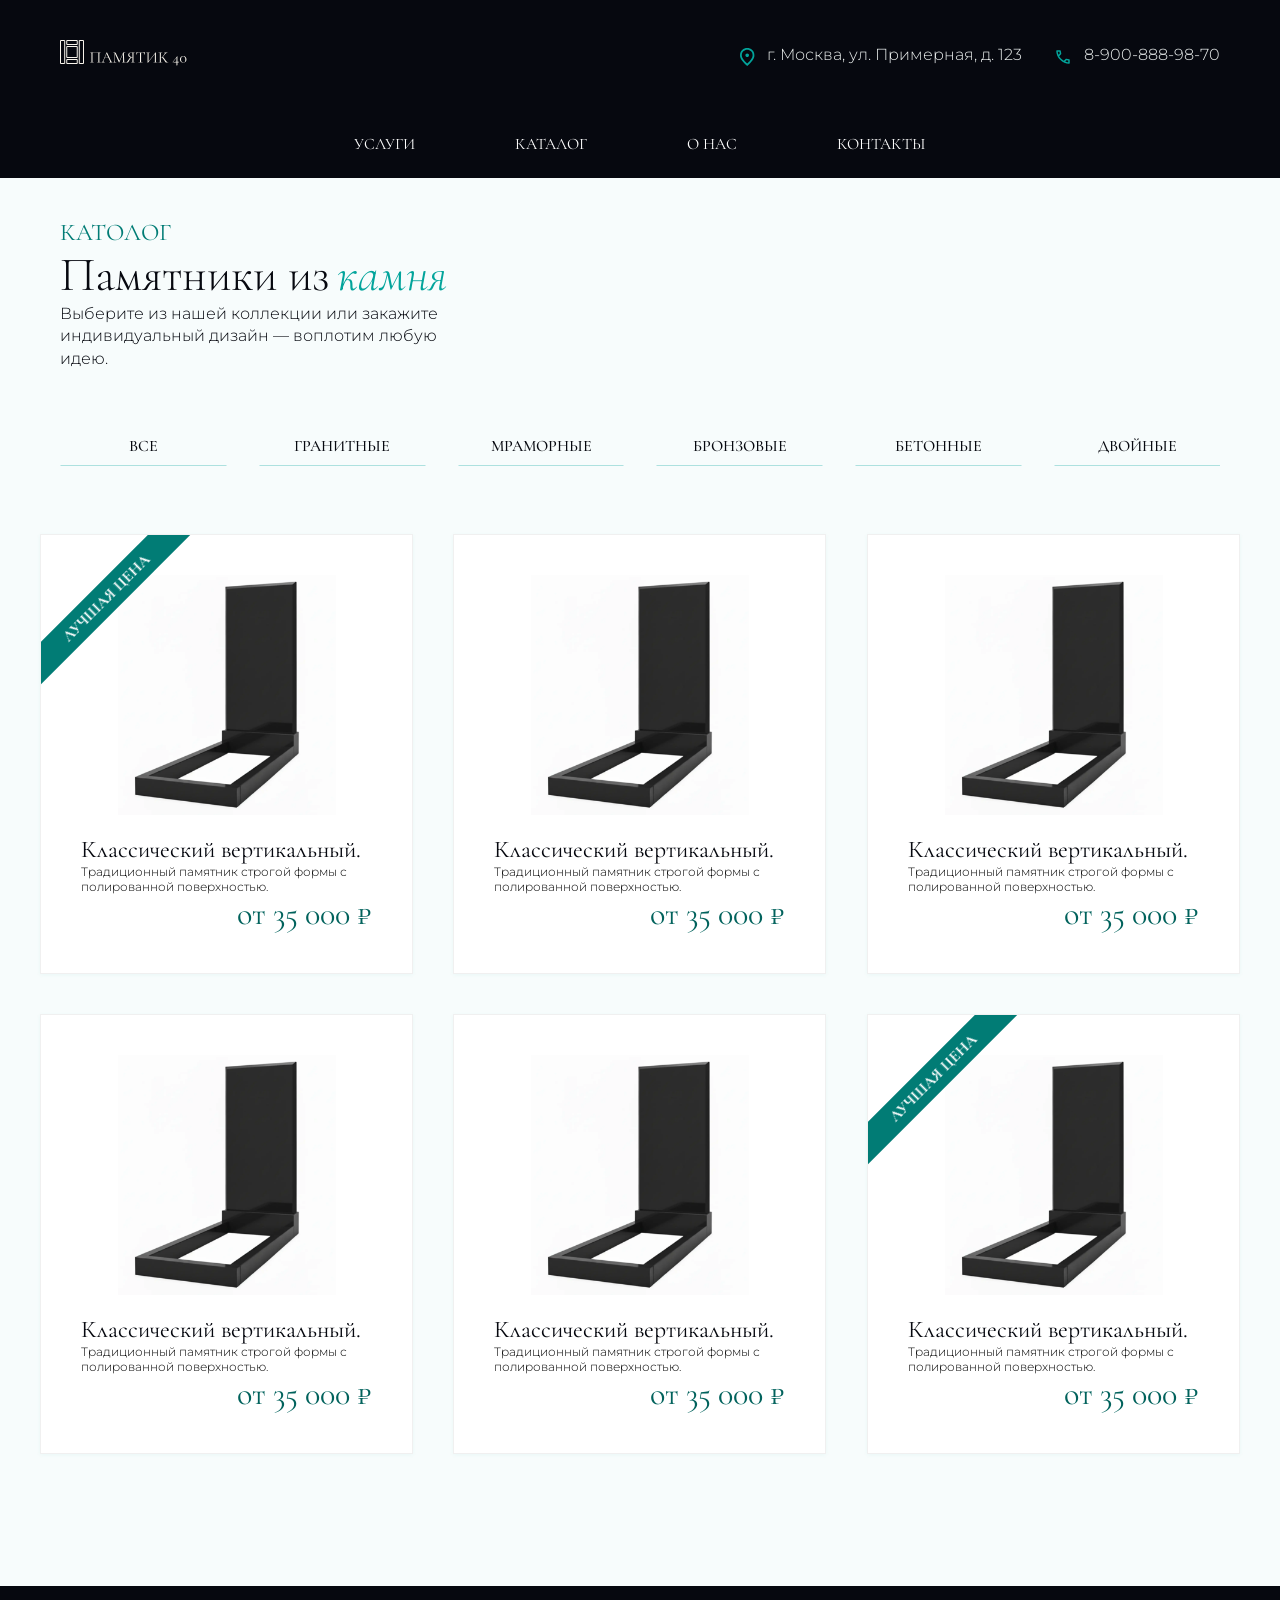
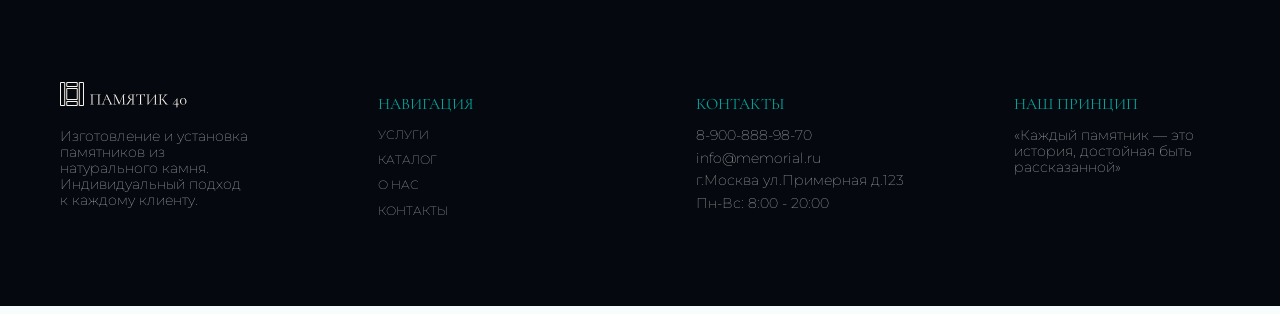
<file: catalog.html>
<!DOCTYPE html>
<html lang="en">
<head>
    <meta charset="UTF-8">
    <meta name="viewport" content="width=device-width, initial-scale=1.0">
    <link rel="preconnect" href="https://fonts.googleapis.com" />
    <link rel="preconnect" href="https://fonts.gstatic.com" crossorigin />
    <link
      href="https://fonts.googleapis.com/css2?family=Bebas+Neue&family=Castoro+Titling&family=Cormorant+Garamond:ital,wght@0,300..700;1,300..700&family=Fira+Code:wght@300..700&family=Inter+Tight:ital,wght@0,100..900;1,100..900&family=Inter:ital,opsz,wght@0,14..32,100..900;1,14..32,100..900&family=League+Script&family=Long+Cang&family=Monomakh&family=PT+Serif:ital,wght@0,400;0,700;1,400;1,700&family=Poppins:ital,wght@0,100;0,200;0,300;0,400;0,500;0,600;0,700;0,800;0,900;1,100;1,200;1,300;1,400;1,500;1,600;1,700;1,800;1,900&family=Raleway:ital,wght@0,100..900;1,100..900&family=Roboto+Serif:ital,opsz,wght@0,8..144,100..900;1,8..144,100..900&family=Syncopate:wght@400;700&display=swap"
      rel="stylesheet"
    />
    <link rel="preconnect" href="https://fonts.googleapis.com" />
    <link rel="preconnect" href="https://fonts.gstatic.com" crossorigin />
    <link
      href="https://fonts.googleapis.com/css2?family=Bebas+Neue&family=Castoro+Titling&family=Cormorant+Garamond:ital,wght@0,300..700;1,300..700&family=Fira+Code:wght@300..700&family=Inter+Tight:ital,wght@0,100..900;1,100..900&family=Inter:ital,opsz,wght@0,14..32,100..900;1,14..32,100..900&family=League+Script&family=Long+Cang&family=Monomakh&family=Montserrat:ital,wght@0,100..900;1,100..900&family=PT+Serif:ital,wght@0,400;0,700;1,400;1,700&family=Poppins:ital,wght@0,100;0,200;0,300;0,400;0,500;0,600;0,700;0,800;0,900;1,100;1,200;1,300;1,400;1,500;1,600;1,700;1,800;1,900&family=Raleway:ital,wght@0,100..900;1,100..900&family=Roboto+Serif:ital,opsz,wght@0,8..144,100..900;1,8..144,100..900&family=Syncopate:wght@400;700&display=swap"
      rel="stylesheet"
    />
    <link rel="stylesheet" href="css/variables.css" />
    <link rel="stylesheet" href="css/style.css" />
<link href="https://unpkg.com/aos@2.3.4/dist/aos.css" rel="stylesheet">
    <title>Document</title>
</head>
<body>
   <header class="header">
      <div class="container-header-inner">
     
        <div class="banner">
          <a href="/" aria-label="Logo_go to homepage">
            <svg
              xmlns="http://www.w3.org/2000/svg"
              width="128"
              height="26"
              viewBox="0 0 128 26"
              fill="none"
            >
              <path
                d="M6.76074 6.5H17.239V17.5H6.76074V6.5ZM0.5 0.5H4.71739V23.5H0.5V0.5ZM19.2822 0.5H23.4996V23.5H19.2822V0.5ZM17.2393 0.5V4.5H6.761V0.5H17.2393ZM17.2393 19.5V23.5H6.761V19.5H17.2393Z"
                stroke="#F8F4EC"
              />
              <path
                d="M40.7796 22.308C40.8116 22.308 40.8276 22.34 40.8276 22.404C40.8276 22.468 40.8116 22.5 40.7796 22.5C40.5236 22.5 40.2303 22.4947 39.8996 22.484C39.5796 22.4733 39.2436 22.468 38.8916 22.468C38.5183 22.468 38.1663 22.4733 37.8356 22.484C37.5156 22.4947 37.2276 22.5 36.9716 22.5C36.9396 22.5 36.9236 22.468 36.9236 22.404C36.9236 22.34 36.9396 22.308 36.9716 22.308C37.3663 22.308 37.6596 22.2813 37.8516 22.228C38.0543 22.1747 38.1876 22.068 38.2516 21.908C38.3156 21.748 38.3476 21.5133 38.3476 21.204V13.86C38.3476 13.5293 38.3316 13.2947 38.2996 13.156C38.2676 13.0173 38.161 12.9373 37.9796 12.916C37.809 12.884 37.5156 12.868 37.0996 12.868H33.8196C33.393 12.868 33.0836 12.884 32.8916 12.916C32.7103 12.948 32.5983 13.0333 32.5556 13.172C32.513 13.3107 32.4916 13.54 32.4916 13.86V21.204C32.4916 21.5133 32.5236 21.748 32.5876 21.908C32.6516 22.068 32.785 22.1747 32.9876 22.228C33.1903 22.2813 33.489 22.308 33.8836 22.308C33.905 22.308 33.9156 22.34 33.9156 22.404C33.9156 22.468 33.905 22.5 33.8836 22.5C33.617 22.5 33.3236 22.4947 33.0036 22.484C32.6836 22.4733 32.3316 22.468 31.9476 22.468C31.5956 22.468 31.2543 22.4733 30.9236 22.484C30.6036 22.4947 30.3156 22.5 30.0596 22.5C30.0383 22.5 30.0276 22.468 30.0276 22.404C30.0276 22.34 30.0383 22.308 30.0596 22.308C30.4543 22.308 30.753 22.2813 30.9556 22.228C31.1583 22.1747 31.2916 22.068 31.3556 21.908C31.4303 21.748 31.4676 21.5133 31.4676 21.204V13.988C31.4676 13.5293 31.3823 13.1987 31.2116 12.996C31.041 12.7933 30.6623 12.692 30.0756 12.692C30.0543 12.692 30.0436 12.66 30.0436 12.596C30.0436 12.532 30.0543 12.5 30.0756 12.5C30.257 12.5 30.6196 12.5053 31.1636 12.516C31.7076 12.5267 32.3583 12.5373 33.1156 12.548C33.8836 12.548 34.673 12.548 35.4836 12.548C36.145 12.548 36.7743 12.548 37.3716 12.548C37.969 12.5373 38.513 12.532 39.0036 12.532C39.4943 12.5213 39.8943 12.516 40.2036 12.516C40.5236 12.5053 40.7156 12.5 40.7796 12.5C40.8116 12.5 40.8276 12.532 40.8276 12.596C40.8276 12.66 40.8116 12.692 40.7796 12.692C40.193 12.692 39.8143 12.7933 39.6436 12.996C39.473 13.1987 39.3876 13.5293 39.3876 13.988V21.204C39.3876 21.5133 39.4196 21.748 39.4836 21.908C39.5583 22.068 39.6916 22.1747 39.8836 22.228C40.0863 22.2813 40.385 22.308 40.7796 22.308ZM44.463 18.1L44.623 17.78H48.863L48.975 18.1H44.463ZM52.543 22.308C52.5857 22.308 52.607 22.34 52.607 22.404C52.607 22.468 52.5857 22.5 52.543 22.5C52.2337 22.5 51.919 22.4893 51.599 22.468C51.279 22.4467 50.9697 22.436 50.671 22.436C50.3403 22.436 50.0523 22.4467 49.807 22.468C49.5617 22.4893 49.2897 22.5 48.991 22.5C48.9483 22.5 48.927 22.468 48.927 22.404C48.927 22.34 48.9483 22.308 48.991 22.308C49.5563 22.308 49.9083 22.228 50.047 22.068C50.1857 21.8973 50.1483 21.5827 49.935 21.124L46.383 13.62L46.783 13.124L43.679 20.468C43.4123 21.1187 43.3963 21.588 43.631 21.876C43.8657 22.164 44.3297 22.308 45.023 22.308C45.0763 22.308 45.103 22.34 45.103 22.404C45.103 22.468 45.0763 22.5 45.023 22.5C44.703 22.5 44.4097 22.4893 44.143 22.468C43.8763 22.4467 43.5403 22.436 43.135 22.436C42.751 22.436 42.4417 22.4467 42.207 22.468C41.983 22.4893 41.7057 22.5 41.375 22.5C41.3323 22.5 41.311 22.468 41.311 22.404C41.311 22.34 41.3323 22.308 41.375 22.308C41.663 22.308 41.9137 22.2547 42.127 22.148C42.3403 22.0307 42.5377 21.8333 42.719 21.556C42.911 21.268 43.119 20.8573 43.343 20.324L46.719 12.356C46.7403 12.324 46.7777 12.308 46.831 12.308C46.8843 12.308 46.9163 12.324 46.927 12.356L50.703 20.308C50.9483 20.8307 51.167 21.2413 51.359 21.54C51.551 21.828 51.7377 22.0307 51.919 22.148C52.111 22.2547 52.319 22.308 52.543 22.308ZM54.4974 20.756L54.6574 12.868L55.0414 12.9L54.8814 20.756C54.8707 21.3107 54.9614 21.7107 55.1534 21.956C55.3561 22.1907 55.7187 22.308 56.2414 22.308C56.2627 22.308 56.2734 22.34 56.2734 22.404C56.2734 22.468 56.2627 22.5 56.2414 22.5C56.0067 22.5 55.7614 22.4947 55.5054 22.484C55.2601 22.4733 54.9881 22.468 54.6894 22.468C54.4121 22.468 54.1507 22.4733 53.9054 22.484C53.6601 22.4947 53.4307 22.5 53.2174 22.5C53.1961 22.5 53.1854 22.468 53.1854 22.404C53.1854 22.34 53.1961 22.308 53.2174 22.308C53.6654 22.308 53.9854 22.1907 54.1774 21.956C54.3801 21.7107 54.4867 21.3107 54.4974 20.756ZM65.5854 22.308C65.6174 22.308 65.6334 22.34 65.6334 22.404C65.6334 22.468 65.6174 22.5 65.5854 22.5C65.3294 22.5 65.0361 22.4947 64.7054 22.484C64.3854 22.4733 64.0494 22.468 63.6974 22.468C63.3561 22.468 63.0361 22.4733 62.7374 22.484C62.4494 22.4947 62.1881 22.5 61.9534 22.5C61.9321 22.5 61.9214 22.468 61.9214 22.404C61.9214 22.34 61.9321 22.308 61.9534 22.308C62.4867 22.308 62.8281 22.2387 62.9774 22.1C63.1267 21.9613 63.1907 21.6627 63.1694 21.204L62.8654 13.476L63.3934 12.74L59.2334 22.388C59.2227 22.4307 59.1801 22.452 59.1054 22.452C59.0307 22.452 58.9827 22.4307 58.9614 22.388L54.9454 13.828C54.5827 13.0707 54.0441 12.692 53.3294 12.692C53.3081 12.692 53.2974 12.66 53.2974 12.596C53.2974 12.532 53.3081 12.5 53.3294 12.5C53.5001 12.5 53.6814 12.5053 53.8734 12.516C54.0761 12.5267 54.2414 12.532 54.3694 12.532C54.5401 12.532 54.6947 12.5267 54.8334 12.516C54.9827 12.5053 55.0947 12.5 55.1694 12.5C55.3187 12.5 55.4361 12.548 55.5214 12.644C55.6067 12.74 55.7347 12.9693 55.9054 13.332L59.5534 21.012L59.0574 21.844L62.9614 12.9C63.0147 12.772 63.0841 12.676 63.1694 12.612C63.2547 12.5373 63.3454 12.5 63.4414 12.5C63.5054 12.5 63.5907 12.5053 63.6974 12.516C63.8041 12.5267 63.9321 12.532 64.0814 12.532C64.3694 12.532 64.6041 12.5267 64.7854 12.516C64.9667 12.5053 65.1587 12.5 65.3614 12.5C65.3827 12.5 65.3934 12.532 65.3934 12.596C65.3934 12.66 65.3827 12.692 65.3614 12.692C64.8494 12.692 64.4707 12.7667 64.2254 12.916C63.9801 13.0653 63.8681 13.3587 63.8894 13.796L64.2094 21.204C64.2201 21.5133 64.2574 21.748 64.3214 21.908C64.3854 22.068 64.5134 22.1747 64.7054 22.228C64.9081 22.2813 65.2014 22.308 65.5854 22.308ZM74.8808 22.308C74.9021 22.308 74.9128 22.34 74.9128 22.404C74.9128 22.468 74.9021 22.5 74.8808 22.5C74.6141 22.5 74.3154 22.4947 73.9848 22.484C73.6648 22.4733 73.3288 22.468 72.9768 22.468C72.6034 22.468 72.2568 22.4733 71.9368 22.484C71.6274 22.4947 71.3394 22.5 71.0728 22.5C71.0514 22.5 71.0408 22.468 71.0408 22.404C71.0408 22.34 71.0514 22.308 71.0728 22.308C71.4781 22.308 71.7768 22.2813 71.9688 22.228C72.1608 22.1747 72.2888 22.068 72.3528 21.908C72.4168 21.748 72.4488 21.5133 72.4488 21.204V17.236L72.7368 17.316C72.4381 17.316 72.1714 17.3427 71.9368 17.396C71.7021 17.4493 71.4728 17.5613 71.2488 17.732C71.0354 17.892 70.8061 18.1373 70.5608 18.468C70.3154 18.7987 70.0274 19.2467 69.6968 19.812C69.2914 20.5267 68.9608 21.0707 68.7048 21.444C68.4594 21.8173 68.2621 22.0787 68.1128 22.228C67.9741 22.3773 67.8568 22.4627 67.7608 22.484C67.6754 22.4947 67.5848 22.5 67.4888 22.5H65.8408C65.8088 22.5 65.7928 22.468 65.7928 22.404C65.7928 22.34 65.8088 22.308 65.8408 22.308C66.2461 22.2973 66.5981 22.1907 66.8968 21.988C67.1954 21.7747 67.4888 21.46 67.7768 21.044C68.0754 20.628 68.4008 20.1107 68.7528 19.492C69.0728 18.9267 69.3714 18.4893 69.6488 18.18C69.9261 17.86 70.2194 17.6307 70.5288 17.492C70.8488 17.3533 71.2008 17.268 71.5848 17.236L71.6968 17.348C70.5448 17.3373 69.6754 17.1133 69.0888 16.676C68.5021 16.2387 68.2088 15.652 68.2088 14.916C68.2088 14.4253 68.3314 13.9987 68.5768 13.636C68.8328 13.2627 69.1794 12.9747 69.6168 12.772C70.0648 12.5587 70.5661 12.452 71.1208 12.452C71.3448 12.452 71.6434 12.468 72.0168 12.5C72.3901 12.532 72.7101 12.548 72.9768 12.548C73.3288 12.548 73.6648 12.5427 73.9848 12.532C74.3048 12.5107 74.5981 12.5 74.8648 12.5C74.8861 12.5 74.8968 12.532 74.8968 12.596C74.8968 12.66 74.8861 12.692 74.8648 12.692C74.4701 12.692 74.1714 12.724 73.9688 12.788C73.7768 12.8413 73.6434 12.948 73.5688 13.108C73.5048 13.2573 73.4728 13.4867 73.4728 13.796V21.204C73.4728 21.5133 73.5048 21.748 73.5688 21.908C73.6434 22.068 73.7821 22.1747 73.9848 22.228C74.1874 22.2813 74.4861 22.308 74.8808 22.308ZM69.2808 14.516C69.2808 15.2627 69.4941 15.8813 69.9208 16.372C70.3581 16.852 71.0034 17.092 71.8568 17.092C71.9954 17.092 72.1554 17.0867 72.3368 17.076C72.5181 17.0547 72.6621 17.028 72.7688 16.996L72.4488 17.108V13.828C72.4488 13.5187 72.3794 13.2787 72.2408 13.108C72.1128 12.9373 71.9421 12.82 71.7288 12.756C71.5261 12.692 71.3181 12.66 71.1048 12.66C69.8888 12.66 69.2808 13.2787 69.2808 14.516ZM78.4608 12.788C77.7994 12.788 77.2981 12.9587 76.9568 13.3C76.6261 13.6413 76.3861 14.2227 76.2368 15.044C76.2368 15.0653 76.2048 15.076 76.1408 15.076C76.0874 15.076 76.0608 15.0653 76.0608 15.044C76.0821 14.9053 76.1034 14.7133 76.1248 14.468C76.1461 14.212 76.1674 13.94 76.1888 13.652C76.2208 13.364 76.2421 13.0867 76.2528 12.82C76.2741 12.5427 76.2848 12.3187 76.2848 12.148C76.2848 12.0947 76.3114 12.068 76.3648 12.068C76.4288 12.068 76.4608 12.0947 76.4608 12.148C76.4608 12.2547 76.5141 12.3347 76.6208 12.388C76.7274 12.4307 76.8448 12.4627 76.9728 12.484C77.1114 12.4947 77.2288 12.5 77.3248 12.5C78.2421 12.532 79.3141 12.548 80.5408 12.548C81.2981 12.548 81.8954 12.5427 82.3328 12.532C82.7808 12.5107 83.2128 12.5 83.6288 12.5C83.9914 12.5 84.2688 12.4787 84.4608 12.436C84.6634 12.3827 84.7914 12.2707 84.8448 12.1C84.8554 12.0573 84.8874 12.036 84.9408 12.036C84.9941 12.036 85.0208 12.0573 85.0208 12.1C85.0101 12.26 84.9941 12.4787 84.9728 12.756C84.9514 13.0333 84.9354 13.3213 84.9248 13.62C84.9141 13.9187 84.9034 14.196 84.8928 14.452C84.8821 14.708 84.8768 14.9053 84.8768 15.044C84.8768 15.0653 84.8448 15.076 84.7808 15.076C84.7168 15.076 84.6848 15.0653 84.6848 15.044C84.6528 14.212 84.4821 13.6307 84.1728 13.3C83.8634 12.9587 83.3514 12.788 82.6368 12.788C82.1888 12.788 81.8528 12.8093 81.6288 12.852C81.4048 12.8947 81.2554 12.9907 81.1808 13.14C81.1168 13.2787 81.0848 13.508 81.0848 13.828V21.204C81.0848 21.5133 81.1221 21.748 81.1968 21.908C81.2714 22.068 81.4154 22.1747 81.6288 22.228C81.8528 22.2813 82.1888 22.308 82.6368 22.308C82.6688 22.308 82.6848 22.34 82.6848 22.404C82.6848 22.468 82.6688 22.5 82.6368 22.5C82.3594 22.5 82.0448 22.4947 81.6928 22.484C81.3408 22.4733 80.9568 22.468 80.5408 22.468C80.1461 22.468 79.7728 22.4733 79.4208 22.484C79.0688 22.4947 78.7488 22.5 78.4608 22.5C78.4394 22.5 78.4288 22.468 78.4288 22.404C78.4288 22.34 78.4394 22.308 78.4608 22.308C78.8981 22.308 79.2288 22.2813 79.4528 22.228C79.6874 22.1747 79.8421 22.068 79.9168 21.908C79.9914 21.748 80.0288 21.5133 80.0288 21.204V13.796C80.0288 13.476 79.9914 13.2467 79.9168 13.108C79.8421 12.9587 79.6928 12.868 79.4688 12.836C79.2448 12.804 78.9088 12.788 78.4608 12.788ZM88.2974 21.652L95.4974 12.42C95.5294 12.388 95.5881 12.372 95.6734 12.372C95.7267 12.372 95.7801 12.3827 95.8334 12.404C95.8867 12.4147 95.9134 12.4413 95.9134 12.484V21.204C95.9134 21.5133 95.9454 21.748 96.0094 21.908C96.0734 22.068 96.2067 22.1747 96.4094 22.228C96.6121 22.2813 96.9107 22.308 97.3054 22.308C97.3374 22.308 97.3534 22.34 97.3534 22.404C97.3534 22.468 97.3374 22.5 97.3054 22.5C97.0601 22.5 96.7667 22.4947 96.4254 22.484C96.0947 22.4733 95.7534 22.468 95.4014 22.468C95.0067 22.468 94.6494 22.4733 94.3294 22.484C94.0201 22.4947 93.7374 22.5 93.4814 22.5C93.4494 22.5 93.4334 22.468 93.4334 22.404C93.4334 22.34 93.4494 22.308 93.4814 22.308C93.8867 22.308 94.1854 22.2813 94.3774 22.228C94.5801 22.1747 94.7134 22.068 94.7774 21.908C94.8414 21.748 94.8734 21.5133 94.8734 21.204V13.38L95.1774 13.444L87.9934 22.644C87.9614 22.6867 87.8974 22.708 87.8014 22.708C87.7374 22.708 87.6787 22.6973 87.6254 22.676C87.5827 22.6653 87.5614 22.6387 87.5614 22.596V13.796C87.5614 13.4867 87.5241 13.2573 87.4494 13.108C87.3854 12.948 87.2521 12.8413 87.0494 12.788C86.8467 12.724 86.5481 12.692 86.1534 12.692C86.1321 12.692 86.1214 12.66 86.1214 12.596C86.1214 12.532 86.1321 12.5 86.1534 12.5C86.4201 12.5 86.7187 12.5107 87.0494 12.532C87.3801 12.5427 87.7214 12.548 88.0734 12.548C88.4681 12.548 88.8201 12.5427 89.1294 12.532C89.4494 12.5107 89.7374 12.5 89.9934 12.5C90.0147 12.5 90.0254 12.532 90.0254 12.596C90.0254 12.66 90.0147 12.692 89.9934 12.692C89.5987 12.692 89.2947 12.724 89.0814 12.788C88.8787 12.8413 88.7454 12.948 88.6814 13.108C88.6174 13.2573 88.5854 13.4867 88.5854 13.796V21.716L88.2974 21.652ZM106.242 22.5C106.146 22.5 106.056 22.484 105.97 22.452C105.885 22.42 105.773 22.324 105.634 22.164C105.496 22.004 105.293 21.7427 105.026 21.38C104.76 21.0067 104.392 20.484 103.922 19.812C103.592 19.332 103.309 18.9373 103.074 18.628C102.85 18.3187 102.642 18.084 102.45 17.924C102.269 17.7533 102.072 17.636 101.858 17.572C101.645 17.4973 101.384 17.46 101.074 17.46C100.968 17.46 100.856 17.4653 100.738 17.476C100.621 17.4867 100.504 17.4973 100.386 17.508L100.37 17.22C101.042 17.188 101.565 17.172 101.938 17.172C102.29 17.172 102.578 17.204 102.802 17.268C103.037 17.3213 103.245 17.4333 103.426 17.604C103.618 17.764 103.826 17.9987 104.05 18.308C104.285 18.6067 104.578 19.0013 104.93 19.492C105.357 20.0893 105.736 20.596 106.066 21.012C106.408 21.428 106.749 21.748 107.09 21.972C107.432 22.1853 107.821 22.2973 108.258 22.308C108.28 22.308 108.29 22.34 108.29 22.404C108.29 22.468 108.28 22.5 108.258 22.5H106.242ZM98.4343 22.5C98.4129 22.5 98.4023 22.468 98.4023 22.404C98.4023 22.34 98.4129 22.308 98.4343 22.308C98.8289 22.308 99.1276 22.2813 99.3303 22.228C99.5329 22.1747 99.6663 22.068 99.7303 21.908C99.7943 21.748 99.8263 21.5133 99.8263 21.204V13.796C99.8263 13.4867 99.7943 13.2573 99.7303 13.108C99.6663 12.948 99.5329 12.8413 99.3303 12.788C99.1383 12.724 98.8449 12.692 98.4503 12.692C98.4289 12.692 98.4183 12.66 98.4183 12.596C98.4183 12.532 98.4289 12.5 98.4503 12.5C98.7063 12.5 98.9943 12.5107 99.3143 12.532C99.6343 12.5427 99.9703 12.548 100.322 12.548C100.706 12.548 101.058 12.5427 101.378 12.532C101.709 12.5107 102.002 12.5 102.258 12.5C102.28 12.5 102.29 12.532 102.29 12.596C102.29 12.66 102.28 12.692 102.258 12.692C101.864 12.692 101.565 12.724 101.362 12.788C101.17 12.852 101.037 12.964 100.962 13.124C100.898 13.284 100.866 13.5187 100.866 13.828V21.204C100.866 21.5133 100.898 21.748 100.962 21.908C101.026 22.068 101.16 22.1747 101.362 22.228C101.565 22.2813 101.864 22.308 102.258 22.308C102.28 22.308 102.29 22.34 102.29 22.404C102.29 22.468 102.28 22.5 102.258 22.5C101.992 22.5 101.698 22.4947 101.378 22.484C101.058 22.4733 100.706 22.468 100.322 22.468C99.9703 22.468 99.6289 22.4733 99.2983 22.484C98.9783 22.4947 98.6903 22.5 98.4343 22.5ZM102.45 17.428L102.162 17.284L104.178 14.468C104.68 13.7853 104.92 13.3213 104.898 13.076C104.888 12.82 104.616 12.692 104.082 12.692C104.061 12.692 104.05 12.66 104.05 12.596C104.05 12.532 104.061 12.5 104.082 12.5C104.338 12.5 104.6 12.5107 104.866 12.532C105.133 12.5427 105.48 12.548 105.906 12.548C106.333 12.548 106.664 12.5427 106.898 12.532C107.144 12.5107 107.378 12.5 107.602 12.5C107.634 12.5 107.65 12.532 107.65 12.596C107.65 12.66 107.634 12.692 107.602 12.692C107.229 12.692 106.888 12.756 106.578 12.884C106.269 13.0013 105.965 13.1933 105.666 13.46C105.378 13.716 105.074 14.0573 104.754 14.484L102.45 17.428ZM112.62 22.372C112.577 22.372 112.535 22.3507 112.492 22.308C112.46 22.2653 112.465 22.2227 112.508 22.18L117.18 16.164C117.201 16.132 117.244 16.1213 117.308 16.132C117.383 16.1427 117.42 16.1747 117.42 16.228V24.948C117.42 25.0653 117.377 25.14 117.292 25.172L116.62 25.508C116.524 25.5613 116.476 25.5293 116.476 25.412V17.444L116.988 17.092L113.324 21.78C113.292 21.812 113.287 21.8387 113.308 21.86C113.329 21.8813 113.361 21.892 113.404 21.892C114.012 21.892 114.551 21.892 115.02 21.892C115.5 21.8813 115.937 21.8707 116.332 21.86C116.727 21.8493 117.116 21.8387 117.5 21.828C117.895 21.8173 118.321 21.8067 118.78 21.796C118.812 21.796 118.828 21.8547 118.828 21.972C118.839 22.0787 118.839 22.1907 118.828 22.308C118.817 22.4253 118.796 22.484 118.764 22.484C118.348 22.4627 117.932 22.4467 117.516 22.436C117.1 22.4147 116.657 22.404 116.188 22.404C115.729 22.3933 115.207 22.388 114.62 22.388C114.044 22.3773 113.377 22.372 112.62 22.372ZM123.215 22.708C122.575 22.708 122.004 22.564 121.503 22.276C121.012 21.988 120.628 21.5933 120.351 21.092C120.073 20.5907 119.935 20.0147 119.935 19.364C119.935 18.724 120.073 18.164 120.351 17.684C120.628 17.1933 121.017 16.8093 121.519 16.532C122.02 16.2547 122.591 16.116 123.231 16.116C123.871 16.116 124.431 16.26 124.911 16.548C125.391 16.8253 125.764 17.2147 126.031 17.716C126.308 18.2067 126.447 18.772 126.447 19.412C126.447 20.052 126.308 20.6227 126.031 21.124C125.764 21.6147 125.385 22.004 124.895 22.292C124.415 22.5693 123.855 22.708 123.215 22.708ZM123.391 22.484C124.052 22.484 124.543 22.2173 124.863 21.684C125.183 21.1507 125.343 20.4573 125.343 19.604C125.343 18.8467 125.236 18.228 125.023 17.748C124.809 17.268 124.527 16.916 124.175 16.692C123.833 16.4573 123.46 16.34 123.055 16.34C122.415 16.34 121.913 16.612 121.551 17.156C121.199 17.7 121.023 18.3933 121.023 19.236C121.023 19.8547 121.119 20.4093 121.311 20.9C121.513 21.3907 121.791 21.78 122.143 22.068C122.495 22.3453 122.911 22.484 123.391 22.484Z"
                fill="#F8F4EC"
              />
            </svg>
          </a>
          <div class="banner-adress">
            <div class="adress">
             <svg xmlns="http://www.w3.org/2000/svg" width="15" height="18" viewBox="0 0 15 18" fill="none">
  <path d="M8.47125 8.47125C8.82375 8.11875 9 7.695 9 7.2C9 6.705 8.82375 6.28125 8.47125 5.92875C8.11875 5.57625 7.695 5.4 7.2 5.4C6.705 5.4 6.28125 5.57625 5.92875 5.92875C5.57625 6.28125 5.4 6.705 5.4 7.2C5.4 7.695 5.57625 8.11875 5.92875 8.47125C6.28125 8.82375 6.705 9 7.2 9C7.695 9 8.11875 8.82375 8.47125 8.47125ZM7.2 15.615C9.03 13.935 10.3875 12.4087 11.2725 11.0362C12.1575 9.66375 12.6 8.445 12.6 7.38C12.6 5.745 12.0787 4.40625 11.0362 3.36375C9.99375 2.32125 8.715 1.8 7.2 1.8C5.685 1.8 4.40625 2.32125 3.36375 3.36375C2.32125 4.40625 1.8 5.745 1.8 7.38C1.8 8.445 2.2425 9.66375 3.1275 11.0362C4.0125 12.4087 5.37 13.935 7.2 15.615ZM7.2 18C4.785 15.945 2.98125 14.0362 1.78875 12.2737C0.59625 10.5112 0 8.88 0 7.38C0 5.13 0.72375 3.3375 2.17125 2.0025C3.61875 0.6675 5.295 0 7.2 0C9.105 0 10.7813 0.6675 12.2288 2.0025C13.6763 3.3375 14.4 5.13 14.4 7.38C14.4 8.88 13.8037 10.5112 12.6112 12.2737C11.4187 14.0362 9.615 15.945 7.2 18Z" fill="#02A49B"/>
</svg>
              <span class="adress-text p1"
                >г. Москва, ул. Примерная, д. 123</span
              >
            </div>
            <div class="phone-icon">
              <svg xmlns="http://www.w3.org/2000/svg" width="18" height="18" viewBox="0 0 18 18" fill="none">
  <path d="M14.9625 15.75C13.4 15.75 11.8563 15.4094 10.3313 14.7281C8.80625 14.0469 7.41875 13.0813 6.16875 11.8313C4.91875 10.5813 3.95313 9.19375 3.27188 7.66875C2.59063 6.14375 2.25 4.6 2.25 3.0375C2.25 2.8125 2.325 2.625 2.475 2.475C2.625 2.325 2.8125 2.25 3.0375 2.25H6.075C6.25 2.25 6.40625 2.30937 6.54375 2.42812C6.68125 2.54688 6.7625 2.6875 6.7875 2.85L7.275 5.475C7.3 5.675 7.29375 5.84375 7.25625 5.98125C7.21875 6.11875 7.15 6.2375 7.05 6.3375L5.23125 8.175C5.48125 8.6375 5.77812 9.08438 6.12187 9.51562C6.46562 9.94687 6.84375 10.3625 7.25625 10.7625C7.64375 11.15 8.05 11.5094 8.475 11.8406C8.9 12.1719 9.35 12.475 9.825 12.75L11.5875 10.9875C11.7 10.875 11.8469 10.7906 12.0281 10.7344C12.2094 10.6781 12.3875 10.6625 12.5625 10.6875L15.15 11.2125C15.325 11.2625 15.4687 11.3531 15.5812 11.4844C15.6937 11.6156 15.75 11.7625 15.75 11.925V14.9625C15.75 15.1875 15.675 15.375 15.525 15.525C15.375 15.675 15.1875 15.75 14.9625 15.75ZM4.51875 6.75L5.75625 5.5125L5.4375 3.75H3.76875C3.83125 4.2625 3.91875 4.76875 4.03125 5.26875C4.14375 5.76875 4.30625 6.2625 4.51875 6.75ZM11.2313 13.4625C11.7188 13.675 12.2156 13.8437 12.7219 13.9688C13.2281 14.0938 13.7375 14.175 14.25 14.2125V12.5625L12.4875 12.2063L11.2313 13.4625Z" fill="#02A49B"/>
</svg>
             
              <span class="adress-text p1">8-900-888-98-70</span>
            </div>
          </div>
        </div>

       
        <div class="header-nav">
          <nav class="nav" id="nav">
            <a href="index.html#servis" class="link">УСЛУГИ</a>
            <a href="catalog.html" class="link">КАТАЛОГ</a>
            <a href=index.html#about" class="link">О НАС</a>
            <a href="index.html#contact" class="link">КОНТАКТЫ</a>
          </nav>
        </div>
       
        <button class="burger" id="burger">
          <svg
            xmlns="http://www.w3.org/2000/svg"
            width="18"
            height="12"
            viewBox="0 0 18 12"
            fill="none"
          >
            <path
              d="M0 12V10H18V12H0ZM0 7V5H18V7H0ZM0 2V0H18V2H0Z"
              fill="white"
            />
          </svg>
        </button>
      </div>
      <div class="mobile-menu" id="nav-mobile">
        <button class="burger-close" id="burger-close">
          <svg
            xmlns="http://www.w3.org/2000/svg"
            width="14"
            height="14"
            viewBox="0 0 14 14"
            fill="none"
          >
            <path
              d="M1.4 14L0 12.6L5.6 7L0 1.4L1.4 0L7 5.6L12.6 0L14 1.4L8.4 7L14 12.6L12.6 14L7 8.4L1.4 14Z"
              fill="white"
            />
          </svg>
        </button>

        <nav class="nav-mobile">
          <a href="index.html#servis" class="link">УСЛУГИ</a>
          <a href="#" class="link">КАТАЛОГ</a>
          <a href="index.html#about" class="link">О НАС</a>
          <a href="#" class="link">КОНТАКТЫ</a>
        </nav>
      </div>
    </header> 
    <section class="section-catalog">
      <div class="container-top">
         <div class="block-left">
    <h2 class="h2">Католог</h2>
     <div class="number">
      <span class="big-sevis">Памятники из</span>
      <span class="small-servis">камня</span>   
  </div>
  <p class="p1 catalog-p">Выберите из нашей коллекции или закажите индивидуальный дизайн — воплотим любую идею.</p>
      </div>
      </div>
      <div class="container-catalog-btn">
        <button class="butten-catalog">Все </button>
         <button class="butten-catalog">гранитные</button>
          <button class="butten-catalog">мраморные</button>
           <button class="butten-catalog">бронзовые</button>
            <button class="butten-catalog">бетонные</button>
         <button class="butten-catalog">двойные</button>
      </div>



      <div class="catalog-wrap-card"data-aos="fade-up">
<div class="card">
  <div class="badge">лучшая цена</div>
  <div class="img-catalog"></div>
  <div class="card-context-wrap">
  <h5 class=" teitel-card">Классический вертикальный.</h5>
  <p class="card-p">Традиционный памятник строгой формы с полированной поверхностью.</p>
  <p class="prise">от 35 000 ₽</p>
  </div>
 </div>

 <div class="card">
  <div class="img-catalog"></div>
  <div class="card-context-wrap">
  <h5 class=" teitel-card">Классический вертикальный.</h5>
  <p class="card-p">Традиционный памятник строгой формы с полированной поверхностью.</p>
  <p class="prise">от 35 000 ₽</p>
  </div>
 </div>

 <div class="card">
  <div class="img-catalog"></div>
  <div class="card-context-wrap">
  <h5 class=" teitel-card">Классический вертикальный.</h5>
  <p class="card-p">Традиционный памятник строгой формы с полированной поверхностью.</p>
  <p class="prise">от 35 000 ₽</p>
  </div>
 </div>

 <div class="card">
 
  <div class="img-catalog"></div>
  <div class="card-context-wrap">
  <h5 class=" teitel-card">Классический вертикальный.</h5>
  <p class="card-p">Традиционный памятник строгой формы с полированной поверхностью.</p>
  <p class="prise">от 35 000 ₽</p>
  </div>
 </div>

 <div class="card">
  <div class="img-catalog"></div>
  <div class="card-context-wrap">
  <h5 class=" teitel-card">Классический вертикальный.</h5>
  <p class="card-p">Традиционный памятник строгой формы с полированной поверхностью.</p>
  <p class="prise">от 35 000 ₽</p>
  </div>
 </div>

 <div class="card">
   <div class="badge">лучшая цена</div>
  <div class="img-catalog"></div>
  <div class="card-context-wrap">
  <h5 class=" teitel-card">Классический вертикальный.</h5>
  <p class="card-p">Традиционный памятник строгой формы с полированной поверхностью.</p>
  <p class="prise">от 35 000 ₽</p>
  </div>
 </div>

</div>
    </section>
    

<footer class="footer">
  <div class="container-footer">
    <div class="footer-block-1">
       <a class="logo-footer"href="/" aria-label="Logo_go to homepage">
            <svg class="logo-footer"
              xmlns="http://www.w3.org/2000/svg"
              width="128"
              height="26"
              viewBox="0 0 128 26"
              fill="none"
            >
              <path
                d="M6.76074 6.5H17.239V17.5H6.76074V6.5ZM0.5 0.5H4.71739V23.5H0.5V0.5ZM19.2822 0.5H23.4996V23.5H19.2822V0.5ZM17.2393 0.5V4.5H6.761V0.5H17.2393ZM17.2393 19.5V23.5H6.761V19.5H17.2393Z"
                stroke="#F8F4EC"
              />
              <path
                d="M40.7796 22.308C40.8116 22.308 40.8276 22.34 40.8276 22.404C40.8276 22.468 40.8116 22.5 40.7796 22.5C40.5236 22.5 40.2303 22.4947 39.8996 22.484C39.5796 22.4733 39.2436 22.468 38.8916 22.468C38.5183 22.468 38.1663 22.4733 37.8356 22.484C37.5156 22.4947 37.2276 22.5 36.9716 22.5C36.9396 22.5 36.9236 22.468 36.9236 22.404C36.9236 22.34 36.9396 22.308 36.9716 22.308C37.3663 22.308 37.6596 22.2813 37.8516 22.228C38.0543 22.1747 38.1876 22.068 38.2516 21.908C38.3156 21.748 38.3476 21.5133 38.3476 21.204V13.86C38.3476 13.5293 38.3316 13.2947 38.2996 13.156C38.2676 13.0173 38.161 12.9373 37.9796 12.916C37.809 12.884 37.5156 12.868 37.0996 12.868H33.8196C33.393 12.868 33.0836 12.884 32.8916 12.916C32.7103 12.948 32.5983 13.0333 32.5556 13.172C32.513 13.3107 32.4916 13.54 32.4916 13.86V21.204C32.4916 21.5133 32.5236 21.748 32.5876 21.908C32.6516 22.068 32.785 22.1747 32.9876 22.228C33.1903 22.2813 33.489 22.308 33.8836 22.308C33.905 22.308 33.9156 22.34 33.9156 22.404C33.9156 22.468 33.905 22.5 33.8836 22.5C33.617 22.5 33.3236 22.4947 33.0036 22.484C32.6836 22.4733 32.3316 22.468 31.9476 22.468C31.5956 22.468 31.2543 22.4733 30.9236 22.484C30.6036 22.4947 30.3156 22.5 30.0596 22.5C30.0383 22.5 30.0276 22.468 30.0276 22.404C30.0276 22.34 30.0383 22.308 30.0596 22.308C30.4543 22.308 30.753 22.2813 30.9556 22.228C31.1583 22.1747 31.2916 22.068 31.3556 21.908C31.4303 21.748 31.4676 21.5133 31.4676 21.204V13.988C31.4676 13.5293 31.3823 13.1987 31.2116 12.996C31.041 12.7933 30.6623 12.692 30.0756 12.692C30.0543 12.692 30.0436 12.66 30.0436 12.596C30.0436 12.532 30.0543 12.5 30.0756 12.5C30.257 12.5 30.6196 12.5053 31.1636 12.516C31.7076 12.5267 32.3583 12.5373 33.1156 12.548C33.8836 12.548 34.673 12.548 35.4836 12.548C36.145 12.548 36.7743 12.548 37.3716 12.548C37.969 12.5373 38.513 12.532 39.0036 12.532C39.4943 12.5213 39.8943 12.516 40.2036 12.516C40.5236 12.5053 40.7156 12.5 40.7796 12.5C40.8116 12.5 40.8276 12.532 40.8276 12.596C40.8276 12.66 40.8116 12.692 40.7796 12.692C40.193 12.692 39.8143 12.7933 39.6436 12.996C39.473 13.1987 39.3876 13.5293 39.3876 13.988V21.204C39.3876 21.5133 39.4196 21.748 39.4836 21.908C39.5583 22.068 39.6916 22.1747 39.8836 22.228C40.0863 22.2813 40.385 22.308 40.7796 22.308ZM44.463 18.1L44.623 17.78H48.863L48.975 18.1H44.463ZM52.543 22.308C52.5857 22.308 52.607 22.34 52.607 22.404C52.607 22.468 52.5857 22.5 52.543 22.5C52.2337 22.5 51.919 22.4893 51.599 22.468C51.279 22.4467 50.9697 22.436 50.671 22.436C50.3403 22.436 50.0523 22.4467 49.807 22.468C49.5617 22.4893 49.2897 22.5 48.991 22.5C48.9483 22.5 48.927 22.468 48.927 22.404C48.927 22.34 48.9483 22.308 48.991 22.308C49.5563 22.308 49.9083 22.228 50.047 22.068C50.1857 21.8973 50.1483 21.5827 49.935 21.124L46.383 13.62L46.783 13.124L43.679 20.468C43.4123 21.1187 43.3963 21.588 43.631 21.876C43.8657 22.164 44.3297 22.308 45.023 22.308C45.0763 22.308 45.103 22.34 45.103 22.404C45.103 22.468 45.0763 22.5 45.023 22.5C44.703 22.5 44.4097 22.4893 44.143 22.468C43.8763 22.4467 43.5403 22.436 43.135 22.436C42.751 22.436 42.4417 22.4467 42.207 22.468C41.983 22.4893 41.7057 22.5 41.375 22.5C41.3323 22.5 41.311 22.468 41.311 22.404C41.311 22.34 41.3323 22.308 41.375 22.308C41.663 22.308 41.9137 22.2547 42.127 22.148C42.3403 22.0307 42.5377 21.8333 42.719 21.556C42.911 21.268 43.119 20.8573 43.343 20.324L46.719 12.356C46.7403 12.324 46.7777 12.308 46.831 12.308C46.8843 12.308 46.9163 12.324 46.927 12.356L50.703 20.308C50.9483 20.8307 51.167 21.2413 51.359 21.54C51.551 21.828 51.7377 22.0307 51.919 22.148C52.111 22.2547 52.319 22.308 52.543 22.308ZM54.4974 20.756L54.6574 12.868L55.0414 12.9L54.8814 20.756C54.8707 21.3107 54.9614 21.7107 55.1534 21.956C55.3561 22.1907 55.7187 22.308 56.2414 22.308C56.2627 22.308 56.2734 22.34 56.2734 22.404C56.2734 22.468 56.2627 22.5 56.2414 22.5C56.0067 22.5 55.7614 22.4947 55.5054 22.484C55.2601 22.4733 54.9881 22.468 54.6894 22.468C54.4121 22.468 54.1507 22.4733 53.9054 22.484C53.6601 22.4947 53.4307 22.5 53.2174 22.5C53.1961 22.5 53.1854 22.468 53.1854 22.404C53.1854 22.34 53.1961 22.308 53.2174 22.308C53.6654 22.308 53.9854 22.1907 54.1774 21.956C54.3801 21.7107 54.4867 21.3107 54.4974 20.756ZM65.5854 22.308C65.6174 22.308 65.6334 22.34 65.6334 22.404C65.6334 22.468 65.6174 22.5 65.5854 22.5C65.3294 22.5 65.0361 22.4947 64.7054 22.484C64.3854 22.4733 64.0494 22.468 63.6974 22.468C63.3561 22.468 63.0361 22.4733 62.7374 22.484C62.4494 22.4947 62.1881 22.5 61.9534 22.5C61.9321 22.5 61.9214 22.468 61.9214 22.404C61.9214 22.34 61.9321 22.308 61.9534 22.308C62.4867 22.308 62.8281 22.2387 62.9774 22.1C63.1267 21.9613 63.1907 21.6627 63.1694 21.204L62.8654 13.476L63.3934 12.74L59.2334 22.388C59.2227 22.4307 59.1801 22.452 59.1054 22.452C59.0307 22.452 58.9827 22.4307 58.9614 22.388L54.9454 13.828C54.5827 13.0707 54.0441 12.692 53.3294 12.692C53.3081 12.692 53.2974 12.66 53.2974 12.596C53.2974 12.532 53.3081 12.5 53.3294 12.5C53.5001 12.5 53.6814 12.5053 53.8734 12.516C54.0761 12.5267 54.2414 12.532 54.3694 12.532C54.5401 12.532 54.6947 12.5267 54.8334 12.516C54.9827 12.5053 55.0947 12.5 55.1694 12.5C55.3187 12.5 55.4361 12.548 55.5214 12.644C55.6067 12.74 55.7347 12.9693 55.9054 13.332L59.5534 21.012L59.0574 21.844L62.9614 12.9C63.0147 12.772 63.0841 12.676 63.1694 12.612C63.2547 12.5373 63.3454 12.5 63.4414 12.5C63.5054 12.5 63.5907 12.5053 63.6974 12.516C63.8041 12.5267 63.9321 12.532 64.0814 12.532C64.3694 12.532 64.6041 12.5267 64.7854 12.516C64.9667 12.5053 65.1587 12.5 65.3614 12.5C65.3827 12.5 65.3934 12.532 65.3934 12.596C65.3934 12.66 65.3827 12.692 65.3614 12.692C64.8494 12.692 64.4707 12.7667 64.2254 12.916C63.9801 13.0653 63.8681 13.3587 63.8894 13.796L64.2094 21.204C64.2201 21.5133 64.2574 21.748 64.3214 21.908C64.3854 22.068 64.5134 22.1747 64.7054 22.228C64.9081 22.2813 65.2014 22.308 65.5854 22.308ZM74.8808 22.308C74.9021 22.308 74.9128 22.34 74.9128 22.404C74.9128 22.468 74.9021 22.5 74.8808 22.5C74.6141 22.5 74.3154 22.4947 73.9848 22.484C73.6648 22.4733 73.3288 22.468 72.9768 22.468C72.6034 22.468 72.2568 22.4733 71.9368 22.484C71.6274 22.4947 71.3394 22.5 71.0728 22.5C71.0514 22.5 71.0408 22.468 71.0408 22.404C71.0408 22.34 71.0514 22.308 71.0728 22.308C71.4781 22.308 71.7768 22.2813 71.9688 22.228C72.1608 22.1747 72.2888 22.068 72.3528 21.908C72.4168 21.748 72.4488 21.5133 72.4488 21.204V17.236L72.7368 17.316C72.4381 17.316 72.1714 17.3427 71.9368 17.396C71.7021 17.4493 71.4728 17.5613 71.2488 17.732C71.0354 17.892 70.8061 18.1373 70.5608 18.468C70.3154 18.7987 70.0274 19.2467 69.6968 19.812C69.2914 20.5267 68.9608 21.0707 68.7048 21.444C68.4594 21.8173 68.2621 22.0787 68.1128 22.228C67.9741 22.3773 67.8568 22.4627 67.7608 22.484C67.6754 22.4947 67.5848 22.5 67.4888 22.5H65.8408C65.8088 22.5 65.7928 22.468 65.7928 22.404C65.7928 22.34 65.8088 22.308 65.8408 22.308C66.2461 22.2973 66.5981 22.1907 66.8968 21.988C67.1954 21.7747 67.4888 21.46 67.7768 21.044C68.0754 20.628 68.4008 20.1107 68.7528 19.492C69.0728 18.9267 69.3714 18.4893 69.6488 18.18C69.9261 17.86 70.2194 17.6307 70.5288 17.492C70.8488 17.3533 71.2008 17.268 71.5848 17.236L71.6968 17.348C70.5448 17.3373 69.6754 17.1133 69.0888 16.676C68.5021 16.2387 68.2088 15.652 68.2088 14.916C68.2088 14.4253 68.3314 13.9987 68.5768 13.636C68.8328 13.2627 69.1794 12.9747 69.6168 12.772C70.0648 12.5587 70.5661 12.452 71.1208 12.452C71.3448 12.452 71.6434 12.468 72.0168 12.5C72.3901 12.532 72.7101 12.548 72.9768 12.548C73.3288 12.548 73.6648 12.5427 73.9848 12.532C74.3048 12.5107 74.5981 12.5 74.8648 12.5C74.8861 12.5 74.8968 12.532 74.8968 12.596C74.8968 12.66 74.8861 12.692 74.8648 12.692C74.4701 12.692 74.1714 12.724 73.9688 12.788C73.7768 12.8413 73.6434 12.948 73.5688 13.108C73.5048 13.2573 73.4728 13.4867 73.4728 13.796V21.204C73.4728 21.5133 73.5048 21.748 73.5688 21.908C73.6434 22.068 73.7821 22.1747 73.9848 22.228C74.1874 22.2813 74.4861 22.308 74.8808 22.308ZM69.2808 14.516C69.2808 15.2627 69.4941 15.8813 69.9208 16.372C70.3581 16.852 71.0034 17.092 71.8568 17.092C71.9954 17.092 72.1554 17.0867 72.3368 17.076C72.5181 17.0547 72.6621 17.028 72.7688 16.996L72.4488 17.108V13.828C72.4488 13.5187 72.3794 13.2787 72.2408 13.108C72.1128 12.9373 71.9421 12.82 71.7288 12.756C71.5261 12.692 71.3181 12.66 71.1048 12.66C69.8888 12.66 69.2808 13.2787 69.2808 14.516ZM78.4608 12.788C77.7994 12.788 77.2981 12.9587 76.9568 13.3C76.6261 13.6413 76.3861 14.2227 76.2368 15.044C76.2368 15.0653 76.2048 15.076 76.1408 15.076C76.0874 15.076 76.0608 15.0653 76.0608 15.044C76.0821 14.9053 76.1034 14.7133 76.1248 14.468C76.1461 14.212 76.1674 13.94 76.1888 13.652C76.2208 13.364 76.2421 13.0867 76.2528 12.82C76.2741 12.5427 76.2848 12.3187 76.2848 12.148C76.2848 12.0947 76.3114 12.068 76.3648 12.068C76.4288 12.068 76.4608 12.0947 76.4608 12.148C76.4608 12.2547 76.5141 12.3347 76.6208 12.388C76.7274 12.4307 76.8448 12.4627 76.9728 12.484C77.1114 12.4947 77.2288 12.5 77.3248 12.5C78.2421 12.532 79.3141 12.548 80.5408 12.548C81.2981 12.548 81.8954 12.5427 82.3328 12.532C82.7808 12.5107 83.2128 12.5 83.6288 12.5C83.9914 12.5 84.2688 12.4787 84.4608 12.436C84.6634 12.3827 84.7914 12.2707 84.8448 12.1C84.8554 12.0573 84.8874 12.036 84.9408 12.036C84.9941 12.036 85.0208 12.0573 85.0208 12.1C85.0101 12.26 84.9941 12.4787 84.9728 12.756C84.9514 13.0333 84.9354 13.3213 84.9248 13.62C84.9141 13.9187 84.9034 14.196 84.8928 14.452C84.8821 14.708 84.8768 14.9053 84.8768 15.044C84.8768 15.0653 84.8448 15.076 84.7808 15.076C84.7168 15.076 84.6848 15.0653 84.6848 15.044C84.6528 14.212 84.4821 13.6307 84.1728 13.3C83.8634 12.9587 83.3514 12.788 82.6368 12.788C82.1888 12.788 81.8528 12.8093 81.6288 12.852C81.4048 12.8947 81.2554 12.9907 81.1808 13.14C81.1168 13.2787 81.0848 13.508 81.0848 13.828V21.204C81.0848 21.5133 81.1221 21.748 81.1968 21.908C81.2714 22.068 81.4154 22.1747 81.6288 22.228C81.8528 22.2813 82.1888 22.308 82.6368 22.308C82.6688 22.308 82.6848 22.34 82.6848 22.404C82.6848 22.468 82.6688 22.5 82.6368 22.5C82.3594 22.5 82.0448 22.4947 81.6928 22.484C81.3408 22.4733 80.9568 22.468 80.5408 22.468C80.1461 22.468 79.7728 22.4733 79.4208 22.484C79.0688 22.4947 78.7488 22.5 78.4608 22.5C78.4394 22.5 78.4288 22.468 78.4288 22.404C78.4288 22.34 78.4394 22.308 78.4608 22.308C78.8981 22.308 79.2288 22.2813 79.4528 22.228C79.6874 22.1747 79.8421 22.068 79.9168 21.908C79.9914 21.748 80.0288 21.5133 80.0288 21.204V13.796C80.0288 13.476 79.9914 13.2467 79.9168 13.108C79.8421 12.9587 79.6928 12.868 79.4688 12.836C79.2448 12.804 78.9088 12.788 78.4608 12.788ZM88.2974 21.652L95.4974 12.42C95.5294 12.388 95.5881 12.372 95.6734 12.372C95.7267 12.372 95.7801 12.3827 95.8334 12.404C95.8867 12.4147 95.9134 12.4413 95.9134 12.484V21.204C95.9134 21.5133 95.9454 21.748 96.0094 21.908C96.0734 22.068 96.2067 22.1747 96.4094 22.228C96.6121 22.2813 96.9107 22.308 97.3054 22.308C97.3374 22.308 97.3534 22.34 97.3534 22.404C97.3534 22.468 97.3374 22.5 97.3054 22.5C97.0601 22.5 96.7667 22.4947 96.4254 22.484C96.0947 22.4733 95.7534 22.468 95.4014 22.468C95.0067 22.468 94.6494 22.4733 94.3294 22.484C94.0201 22.4947 93.7374 22.5 93.4814 22.5C93.4494 22.5 93.4334 22.468 93.4334 22.404C93.4334 22.34 93.4494 22.308 93.4814 22.308C93.8867 22.308 94.1854 22.2813 94.3774 22.228C94.5801 22.1747 94.7134 22.068 94.7774 21.908C94.8414 21.748 94.8734 21.5133 94.8734 21.204V13.38L95.1774 13.444L87.9934 22.644C87.9614 22.6867 87.8974 22.708 87.8014 22.708C87.7374 22.708 87.6787 22.6973 87.6254 22.676C87.5827 22.6653 87.5614 22.6387 87.5614 22.596V13.796C87.5614 13.4867 87.5241 13.2573 87.4494 13.108C87.3854 12.948 87.2521 12.8413 87.0494 12.788C86.8467 12.724 86.5481 12.692 86.1534 12.692C86.1321 12.692 86.1214 12.66 86.1214 12.596C86.1214 12.532 86.1321 12.5 86.1534 12.5C86.4201 12.5 86.7187 12.5107 87.0494 12.532C87.3801 12.5427 87.7214 12.548 88.0734 12.548C88.4681 12.548 88.8201 12.5427 89.1294 12.532C89.4494 12.5107 89.7374 12.5 89.9934 12.5C90.0147 12.5 90.0254 12.532 90.0254 12.596C90.0254 12.66 90.0147 12.692 89.9934 12.692C89.5987 12.692 89.2947 12.724 89.0814 12.788C88.8787 12.8413 88.7454 12.948 88.6814 13.108C88.6174 13.2573 88.5854 13.4867 88.5854 13.796V21.716L88.2974 21.652ZM106.242 22.5C106.146 22.5 106.056 22.484 105.97 22.452C105.885 22.42 105.773 22.324 105.634 22.164C105.496 22.004 105.293 21.7427 105.026 21.38C104.76 21.0067 104.392 20.484 103.922 19.812C103.592 19.332 103.309 18.9373 103.074 18.628C102.85 18.3187 102.642 18.084 102.45 17.924C102.269 17.7533 102.072 17.636 101.858 17.572C101.645 17.4973 101.384 17.46 101.074 17.46C100.968 17.46 100.856 17.4653 100.738 17.476C100.621 17.4867 100.504 17.4973 100.386 17.508L100.37 17.22C101.042 17.188 101.565 17.172 101.938 17.172C102.29 17.172 102.578 17.204 102.802 17.268C103.037 17.3213 103.245 17.4333 103.426 17.604C103.618 17.764 103.826 17.9987 104.05 18.308C104.285 18.6067 104.578 19.0013 104.93 19.492C105.357 20.0893 105.736 20.596 106.066 21.012C106.408 21.428 106.749 21.748 107.09 21.972C107.432 22.1853 107.821 22.2973 108.258 22.308C108.28 22.308 108.29 22.34 108.29 22.404C108.29 22.468 108.28 22.5 108.258 22.5H106.242ZM98.4343 22.5C98.4129 22.5 98.4023 22.468 98.4023 22.404C98.4023 22.34 98.4129 22.308 98.4343 22.308C98.8289 22.308 99.1276 22.2813 99.3303 22.228C99.5329 22.1747 99.6663 22.068 99.7303 21.908C99.7943 21.748 99.8263 21.5133 99.8263 21.204V13.796C99.8263 13.4867 99.7943 13.2573 99.7303 13.108C99.6663 12.948 99.5329 12.8413 99.3303 12.788C99.1383 12.724 98.8449 12.692 98.4503 12.692C98.4289 12.692 98.4183 12.66 98.4183 12.596C98.4183 12.532 98.4289 12.5 98.4503 12.5C98.7063 12.5 98.9943 12.5107 99.3143 12.532C99.6343 12.5427 99.9703 12.548 100.322 12.548C100.706 12.548 101.058 12.5427 101.378 12.532C101.709 12.5107 102.002 12.5 102.258 12.5C102.28 12.5 102.29 12.532 102.29 12.596C102.29 12.66 102.28 12.692 102.258 12.692C101.864 12.692 101.565 12.724 101.362 12.788C101.17 12.852 101.037 12.964 100.962 13.124C100.898 13.284 100.866 13.5187 100.866 13.828V21.204C100.866 21.5133 100.898 21.748 100.962 21.908C101.026 22.068 101.16 22.1747 101.362 22.228C101.565 22.2813 101.864 22.308 102.258 22.308C102.28 22.308 102.29 22.34 102.29 22.404C102.29 22.468 102.28 22.5 102.258 22.5C101.992 22.5 101.698 22.4947 101.378 22.484C101.058 22.4733 100.706 22.468 100.322 22.468C99.9703 22.468 99.6289 22.4733 99.2983 22.484C98.9783 22.4947 98.6903 22.5 98.4343 22.5ZM102.45 17.428L102.162 17.284L104.178 14.468C104.68 13.7853 104.92 13.3213 104.898 13.076C104.888 12.82 104.616 12.692 104.082 12.692C104.061 12.692 104.05 12.66 104.05 12.596C104.05 12.532 104.061 12.5 104.082 12.5C104.338 12.5 104.6 12.5107 104.866 12.532C105.133 12.5427 105.48 12.548 105.906 12.548C106.333 12.548 106.664 12.5427 106.898 12.532C107.144 12.5107 107.378 12.5 107.602 12.5C107.634 12.5 107.65 12.532 107.65 12.596C107.65 12.66 107.634 12.692 107.602 12.692C107.229 12.692 106.888 12.756 106.578 12.884C106.269 13.0013 105.965 13.1933 105.666 13.46C105.378 13.716 105.074 14.0573 104.754 14.484L102.45 17.428ZM112.62 22.372C112.577 22.372 112.535 22.3507 112.492 22.308C112.46 22.2653 112.465 22.2227 112.508 22.18L117.18 16.164C117.201 16.132 117.244 16.1213 117.308 16.132C117.383 16.1427 117.42 16.1747 117.42 16.228V24.948C117.42 25.0653 117.377 25.14 117.292 25.172L116.62 25.508C116.524 25.5613 116.476 25.5293 116.476 25.412V17.444L116.988 17.092L113.324 21.78C113.292 21.812 113.287 21.8387 113.308 21.86C113.329 21.8813 113.361 21.892 113.404 21.892C114.012 21.892 114.551 21.892 115.02 21.892C115.5 21.8813 115.937 21.8707 116.332 21.86C116.727 21.8493 117.116 21.8387 117.5 21.828C117.895 21.8173 118.321 21.8067 118.78 21.796C118.812 21.796 118.828 21.8547 118.828 21.972C118.839 22.0787 118.839 22.1907 118.828 22.308C118.817 22.4253 118.796 22.484 118.764 22.484C118.348 22.4627 117.932 22.4467 117.516 22.436C117.1 22.4147 116.657 22.404 116.188 22.404C115.729 22.3933 115.207 22.388 114.62 22.388C114.044 22.3773 113.377 22.372 112.62 22.372ZM123.215 22.708C122.575 22.708 122.004 22.564 121.503 22.276C121.012 21.988 120.628 21.5933 120.351 21.092C120.073 20.5907 119.935 20.0147 119.935 19.364C119.935 18.724 120.073 18.164 120.351 17.684C120.628 17.1933 121.017 16.8093 121.519 16.532C122.02 16.2547 122.591 16.116 123.231 16.116C123.871 16.116 124.431 16.26 124.911 16.548C125.391 16.8253 125.764 17.2147 126.031 17.716C126.308 18.2067 126.447 18.772 126.447 19.412C126.447 20.052 126.308 20.6227 126.031 21.124C125.764 21.6147 125.385 22.004 124.895 22.292C124.415 22.5693 123.855 22.708 123.215 22.708ZM123.391 22.484C124.052 22.484 124.543 22.2173 124.863 21.684C125.183 21.1507 125.343 20.4573 125.343 19.604C125.343 18.8467 125.236 18.228 125.023 17.748C124.809 17.268 124.527 16.916 124.175 16.692C123.833 16.4573 123.46 16.34 123.055 16.34C122.415 16.34 121.913 16.612 121.551 17.156C121.199 17.7 121.023 18.3933 121.023 19.236C121.023 19.8547 121.119 20.4093 121.311 20.9C121.513 21.3907 121.791 21.78 122.143 22.068C122.495 22.3453 122.911 22.484 123.391 22.484Z"
                fill="#F8F4EC"
              />
            </svg>
          </a> 
          <p class="p1 footer-p">Изготовление и установка памятников из натурального камня. Индивидуальный подход к каждому клиенту.</p>
    </div>
    <div class="footer-block-2">
      <div class="teitel-footer">Навигация</div>
        <div class="footer-nav">
          <nav class="nav-footer" id="nav-footer">
            <a href="#servis" class="link-footer">УСЛУГИ</a>
            <a href="#" class="link-footer">КАТАЛОГ</a>
            <a href="#about" class="link-footer">О НАС</a>
            <a href="#contact" class="link-footer">КОНТАКТЫ</a>
          </nav>
        </div>
    </div>

    <div class="footer-block-3" >
        <div class="teitel-footer">Контакты</div>
        <div class="adress-footer">
          <span class="el-footer">8-900-888-98-70</span>
             <span class="el-footer">info@memorial.ru</span>
                <span class="el-footer span">г.Москва ул.Примерная д.123</span>
                   <span class="el-footer">Пн-Вс: 8:00 - 20:00</span>
        </div>
    </div>

    <div class="footer-block-4">
        <div class="teitel-footer">наш принцип</div>
      <p class="p1 footer-p">«Каждый памятник — это история, достойная быть рассказанной»</p>
    </div>
  </div>
</footer>

     <script src="js/main.js"></script>
    <script src="https://unpkg.com/aos@2.3.4/dist/aos.js"></script>

<script>
  AOS.init({
    duration: 800, // скорость анимации
    once: true     // анимация только 1 раз true
  });
</script>
</body>
</html>
</file>
<file: css/variables.css>
:root{
    --assent: #017c75;
    --assent-light: #02A49B;
    --assent-darck:#01625c;
     --assent-ligh-opaciti: rgb(2,164,155,0.3) ;
--bg-dark: #06080f;
--text-light: #ebefee;
--text-dark: #06080f;
--hover: #B2FFF7;

--white: #ffffff;
--grey-600: #353736;
--grey-300:  #555857;
}
 :root{

--number-h1: 100px;
--number-h2: 18px;
--number-h3: 30px;
--number-h4: 54px;
--number-h5: 54px;
--number-h6: 24px;
--number-p1: 16px;
--number-p2: 24px;
--number-deco-64: 64px;
--number-deco-32: 32px;

}
</file>
<file: css/style.css>
*,
*::before,
*::after {
  box-sizing: border-box;
  margin: 0;
  padding: 0;
}
body {
  
  font-family: "Montserrat", sans-serif;
  padding-top: 178px;
 background-color:#F7FCFC;
}

svg {
  width: auto;
  height: auto;
  color: var(--assent-light);
}

header {
  position: fixed;
  top: 0;
  left: 0;
  width: 100%;
  z-index: 1000;
}
section {
  scroll-margin-top: 200px;
  width: 100%;
  margin: 0 auto;
}
li {
  list-style-type: none;
  margin: 0;
}
h2 {
  color: var(--assent);
  font-family: "Cormorant Garamond";
  font-size: 1.5rem;
  font-style: normal;
  font-weight: 400;
  line-height: normal;
  text-transform: uppercase;
}
.link {
  font-family: "Cormorant Garamond", serif;
  font-size: 1rem;
  font-weight: 400;
  line-height: 1.75rem;
  text-transform: uppercase;
  color: var(--white);
  text-decoration: none;
  position: relative;
  display: inline-block;
  transition: color 0.3s ease;
}
.header {
  border: none;
}
/* линия */
.link::after {
  content: "";
  position: absolute;
  left: 0;
  bottom: -3px;
  width: 100%;
  height: 2px;
  background: var(--assent-light);

  transform: scaleX(0);
  transform-origin: left;
  transition: transform 0.3s ease;
}

/* hover */
.link:hover {
  color: var(--hover);
}

.link:hover::after {
  transform: scaleX(1);
}
.p1 {
  font-family: "Montserrat", sans-serif;
  color: var(--text-dark);
  font-size: 1rem;
  font-style: normal;
  font-weight: 300;
  line-height: 140%;
  text-align: center;
  text-transform: none;
}
.p2 {
  color: var(--text-light);
  font-family: Montserrat;
  font-size: 2rem;
  font-style: normal;
  font-weight: 100;
  line-height: 2.5rem; /* 125% */
}
.text-item {
  color: var(--white, #fff);
  font-family: "Cormorant Garamond", serif;
  font-size: 1.5rem;
  font-style: normal;
  font-weight: 100;
  line-height: 1.875rem; /* 93.75% */
  display: inline-flex;
  align-items: center;
  text-transform: uppercase;
}
.h3 {
  color: var(--text-dark);
  font-family: "Cormorant Garamond";
  font-size: 2.1rem;
  font-style: normal;
  font-weight: 400;
  line-height: 1.25rem; /* 66.667% */
}

.about-item :hover h3 {
  color: var(--assent-darck);
}
.container-header-inner {
  display: flex;
  width: 100%;
  flex-direction: column;
  background-color: var(--bg-dark);
}
.banner {
  display: flex;
  padding: 2.5rem 3.75rem;
  justify-content: space-between;
  align-items: center;
  align-self: stretch;
  max-width: 1440px;
  margin: 0 auto;
  width: 100%;
  background-color: var(--bg-dark);
}
.banner-adress {
  display: flex;
  width: 32.8125rem;
  align-items: center;
  gap: 2rem;
  justify-content: flex-end;
}
.adress-text {
  color: var(--text-light);

}
.adress,
.phone-icon {
  display: flex;
  gap: 0.75rem;
  align-items: flex-end;
    font-weight: 200;
}
.header-nav {
  display: flex;
  padding: 1.25rem 3.75rem;
  justify-content: center;
  align-items: center;
  gap: 40.75rem;
  align-self: stretch;
  border: none;
}
.nav {
  display: flex;
  justify-content: center;
  align-items: center;
  gap: 6.25rem;
  flex: 1 0 0;
}
/* скрываем мобильное меню по умолчанию */
.mobile-menu {
  position: fixed;
  top: 0;
  right: -100%;
  width: 100%;

  height: auto;
  background: var(--bg-dark);
  transition: right 0.3s ease;
  z-index: 1000;
  padding: 2rem 1.5rem;
  pointer-events: none;
}

.mobile-menu.active {
  pointer-events: auto;
  right: 0;
}

.nav-mobile {
  display: flex;
  flex-direction: column;
  gap: 1.5rem;
}

.burger-close {
  position: absolute;
  top: 2rem;
  right: 2rem;
}

/* крестик */
.burger-close {
  position: absolute;
  top: 2rem;
  right: 2rem;
  background: none;
  border: none;
}

.burger {
  display: none;
}
.main-container {
  display: flex;
  width: 100%;

  margin: 0 auto;
  flex-direction: column;
  align-items: center;
  gap: 4rem;
}
.section-hero {
  display: flex;
  gap: 1rem;
  width: 100%;
  max-height: 100rem;
  height: 100%;

  align-items: center;
  align-self: stretch;
  margin: 0 auto;
  justify-content: center;
  background-image: url("../img/generated-image\ 1.png");
  background-size: cover;
  background-position: center;
}
.Teitel-h1 {
  font-size: 100px;
  color: var(--text-light);
  font-family: "Cormorant Garamond", serif;
  font-weight: 100;
  text-transform: uppercase;
}
.teitel-hero {
  display: flex;
  max-width: 1440px;
  width: 100%;
  gap: 6rem;
  align-items: center;
  flex-wrap: wrap;
}
.phone-hero {
  font-size: 34px;
}
.hero-content {
  display: flex;
  flex-direction: column;
  align-items: flex-start;
  justify-content: flex-start;
  align-self: stretch;
  gap: 1rem;
  padding: 1rem 3.75rem;
  max-width: 1440px;
  width: 100%;
  flex: 1;
}

.icon-check {
  width: 40px;
  height: 40px;
  color: var(--assent-light);
}
.grup {
  display: flex;
  justify-self: flex-start;
  align-items: flex-start;
  flex-direction: column;
  justify-content: flex-start;
}

.btn {
  display: flex;
  margin-top: 3rem;
  margin-bottom: 4rem;
  width: 16.75rem;
  height: 40px;
  padding: 0.5rem 1.125rem;
  justify-content: center;
  align-items: center;
  border-radius: 0.125rem;
  border: none;
}
.primary {
  background-color: var(--assent-light);
  color: var(--text-light);

  font-family: "Cormorant Garamond", serif;
  font-size: 1rem;
  font-weight: 600;
  text-transform: uppercase;

  border-radius: 0.125rem;
  border: 1px solid rgba(255, 255, 255, 0.06);

  box-shadow:
    0 1px 2px rgba(0, 0, 0, 0.02),
    0 0 2px rgba(255, 255, 255, 0.02);

  transition:
    box-shadow 0.3s ease,
    filter 0.3s ease;
}

.primary:hover {
  background-color: var(--white);
  color: var(--assent-darck);
  border: 1px solid rgba(0, 0, 0, 0.1);
  box-shadow: 0 4px 10px rgba(0, 0, 0, 0.06);
  transform: translateY(0px);

  filter: brightness(1.05);
}

.section {
  display: flex;
  padding: 0rem 3.75rem;

  max-width: 1440px;
  width: 100%;
  margin: 0 auto;
}
.flex-container {
  display: flex;
  flex-direction: row;
  justify-content: center;
  align-items: center;
  align-content: center;
  align-self: stretch;
  gap: 0rem;
  width: 100%;
}
.element-wrap {
  display: flex;
  flex-direction: column;
  align-items: center;
  text-align: center;
  align-items: center;
  max-width: 21rem;
  width: 100%;
}

.number {
  display: flex;
  align-items: flex-start;
  justify-content: flex-start;
  flex-direction: row;
  gap: 0.5rem;
}
.big-small {
  display: flex;
  flex-direction: row;
  gap: 1rem;
}
.servis-text {
  text-align: left;
  width: 200px;
  font-style: italic;
}
.big {
  font-family: "Montserrat", sans-serif;
  color: var(--assent-light);
  text-align: center;
  justify-content: center;
  font-size: 4rem;
  font-style: normal;
  font-weight: 300;
  line-height: 4.5rem; /* 112.5% */
}
.small {
  color: var(--assent-light);
  text-align: center;
  font-family: "Cormorant Garamond";
  font-size: 1.5rem;
  font-style: normal;
  font-weight: 400;
  line-height: 1.875rem; /* 93.75% */
}
.text {
  color: var(--grey-300);
  font-family: Montserrat;
  font-size: 0.75rem;
  font-style: normal;
  font-weight: 400;
  line-height: 1.875rem; /* 125% */
  text-align: left;
  width: 100%;
  text-align: center;
  text-transform: uppercase;
}
.section-servis {
  display: flex;

  max-width: 1440px;
  width: 100%;
  margin: 0 auto;
}

.container-servis {
  display: flex;
  flex-direction: column;
  margin: 0 auto;
  gap: 2rem;
  justify-content: center;
  width: 100%;

  padding: 1rem 3.75rem;
}
.block-left {
  display: flex;
  flex-direction: column;
  width: 100%;
  gap: 0.5rem;
  flex: 1;
}

.block-right {
  display: flex;
  justify-content: center;
  flex: 3;
  width: 100%;
}
ul {
  display: grid;
  grid-template-columns: repeat(2, 1fr);
  gap: 1rem;
}

.big-sevis {
  color: var(--text-dark);
  font-family: "Cormorant Garamond", serif;
  font-size: 3rem;
  font-style: normal;
  font-weight: 300;
  line-height: 2.5rem; /* 74.074% */
}
.small-servis {
  color: var(--assent-light);
  font-family: "Cormorant Garamond", serif;
  font-size: 3rem;
  font-style: italic;
  font-weight: 300;
  line-height: 2.5rem; /* 74.074% */
}
.li-item {
  display: flex;
  flex: 1;
  flex-direction: row;
  background: var(--white);
  align-items: center;
  gap: 2rem;
  align-self: stretch;
  border: 1px solid rgba(0, 0, 0, 0.06);
  box-shadow: 0 1px 4px rgba(2, 164, 155, 0.06);
  transition: box-shadow 0.2s ease;
  flex-wrap: wrap;
  justify-content: space-between;
  width: 100%;
  padding: 2rem 2rem;
  align-content: flex-start;
}
.li-item:hover {
  box-shadow: 0 4px 10px rgba(0, 0, 0, 0.06);
  transform: translateY(-3px);
}
.li-numer {
  display: flex;
  flex: 1;
  font-family: "Cormorant Garamond", serif;
  font-size: 3.375rem;
  font-style: normal;
  font-weight: 300;
  line-height: 2.5rem; /* 74.074% */
  max-width: 5.3rem;
  justify-content: flex-start;
  flex-shrink: 0;
  align-items: center;
  justify-content: center;
}

.container-el-servis {
  display: flex;
  flex-direction: column;
  gap: 1.2rem;
  width: 100%;
}
.li-teitel {
  display: flex;
  justify-content: flex-start;
  color: var(--text-dark);
  font-family: "Cormorant Garamond";
  font-size: 2.1rem;
  font-style: normal;
  font-weight: 400;
  line-height: 1.25rem; /* 66.667% */
  width: 100%;
  flex: 1;
  transition: color 0.3s ease;
}
.li-item:hover .li-teitel {
  color: var(--assent-darck);
}
.discription {
  display: flex;
  justify-content: flex-start;
  width: 100%;
  color: var(--grey-300);
  flex: 1;
}
.icon-servis {
  width: 36px;
  height: 36px;
  display: block;
  color: var(--grey-300);
  transition:
    color 0.25s ease,
    transform 0.25s ease;
}
.li-item:hover .icon-servis {
  color: var(--assent-darck);
  transform: scale(1.05);
}

.baner-info {
  display: flex;
  flex-direction: column;
  max-width: 1440px;
  width: 100%;
  padding: 2.5rem 3.75rem;
  margin: 0 auto;
  gap: 1rem;
}
.info-text {
  font-size: 1.2rem;
  font-weight: 300;
  max-width: 30rem;
  margin: 0 auto;
}

.info-teitel {
  font-family: "Cormorant Garamond";
  font-size: 3rem;
  font-style: normal;
  color: var(--assent-light);
  font-weight: 300;
  line-height: 2.5rem; /* 74.074% */
  text-align: center;
}

.section-about {
  width: 100%;
}
.container-about {
  display: flex;
  padding:0   3.75rem 2.5rem  3.75rem;
  flex-direction: column;
  justify-content: center;
  align-items: center;
  gap: 2rem;
  align-self: stretch;
  max-width: 1440px;
  width: 100%;
  margin: 0 auto;
  align-items: center;
  overflow: hidden;
}
.block-middle {
  display: grid;
  grid-auto-flow: column;
  grid-template-columns: repeat(3 auto);
  gap: 2.5rem;
  margin: 0 auto;
  width: 100%;
}
.block-middle p {
  text-align: left;
}
.text-block {
  padding: 1rem 0rem;
}
.block-end {
  display: flex;
  flex-direction: column;
  max-width: 1440px;
  width: 100%;
  gap: 4rem;
  margin: 0 auto;
}
.about-img {
  height: auto;
  flex: 1;
  min-height: 400px;
  background-image: url("../img/img\ angel.png");
  background-size: cover;
  background-position: center;
}
.about-context {
  display: grid;
  grid-template-columns: repeat(2, 1fr);
margin: 0 auto;
  flex-direction: column;
  gap: 1rem;
}
.about-item {
  display: flex;
  flex-direction: row;
  padding: 2rem 2rem;
  border: 1px solid rgba(0, 0, 0, 0.06);
  box-shadow: 0 1px 4px rgba(2, 164, 155, 0.06);
  transition:
    box-shadow 0.2s ease,
    transform 0.2s ease;
  width: 100%;
  align-self: stretch;
  justify-content: space-between;
  gap: 2rem;
  background-color: var(--white);
}
.about-item:hover {
  box-shadow: 0 4px 10px rgba(0, 0, 0, 0.06);
  transform: translateY(0px);
}
.item-about-t {
  display: flex;
  flex-direction: column;
  gap: 1rem;
  align-items: flex-start;
}
.p-block {
  height: auto;

  text-align: end;
  text-align: left;
}
.about-svg {
  color: var(--assent-light);
  width: 53px;
  height: 53px;
}
.about-item:hover .about-svg {
  color: var(--assent-darck);
  width: 56px;
  height: 56px;
}
.container-contact-grid {
  display: grid;
  grid-template-columns: 1fr 1fr;
  padding:  2rem 3.75rem;
  max-width: 1440px;
  width: 100%;
  margin: 0 auto;
  row-gap: 0;
  gap: 1rem;
}
.left-el-grid {
  display: grid;
  grid-template-rows: 1fr 0.5fr;
  text-align: left;
}

.contact-p {
  width: 18rem;
  text-align: left;
}
.right-el-grid {
  display: grid;
  all: unset;
}
ul.contact-ul {
  display: grid;
  grid-template-rows: 1fr 1fr 1fr 1fr;
  grid-template-columns: none;
}
.contact-svg-icon {
  color: var(--assent-light);
}
.contact-li:hover .contact-svg-icon {
  color: var(--assent-darck);
}
.contact-li {
  display: flex;
  flex-direction: row;
  justify-content: space-between;
  padding: 1.25rem;
background-color: var(--white);
  border: 1px solid rgba(0, 0, 0, 0.06);
  box-shadow: 0 1px 4px rgba(2, 164, 155, 0.06);
  transition:
    box-shadow 0.2s ease,
    transform 0.2s ease;
  align-items: center;
  height: 5rem;
  gap: 0;
}

.contact-li:hover {
  box-shadow: 0 4px 10px rgba(0, 0, 0, 0.06);
  transform: translateY(0px);
}
.contact-li:hover .contact-teitel {
  color: var(--assent-darck);
  font-size: 1.2rem;
}

.icon-teitel {
  display: flex;
  flex-direction: row;
  gap: 1rem;
  align-items: center;
}
.contact-teitel {
  color: var(--text-dark);
  font-family: "Cormorant Garamond";
  font-size: 1rem;
  font-style: normal;
  font-weight: 400;
  line-height: normal;
  text-transform: uppercase;
}
.contact-info {
  color: var(--grey-600);
  font-family: Montserrat;
  font-size: 1rem;
  font-style: normal;
  font-weight: 300;
  line-height: normal;
}
.contact-li:hover .contact-info {
  font-size: 1.1rem;
  font-weight: 400;
}
.footer {
  width: 100%;
  background-color: var(--bg-dark);
  height: 20rem;
  margin-top: 6rem;
}
.container-footer {
  max-width: 1440px;
  width: 100%;
  margin: 0 auto;
  padding: 6rem 3.75rem;
  display: grid;
  grid-template-columns: repeat(4, 1fr);
  gap: 7rem;
}
.footer-block-1 {
  display: flex;
  flex-direction: column;
  gap: 1rem;
}
.footer-p {
  color: var(--text-light);
  text-align: left;
  font-family: Montserrat;
  font-size: 0.85rem;
  font-style: normal;
  font-weight: 100;
  line-height: normal;
  max-width: 12rem;
}
.footer-block-2 {
  display: flex;
  flex-direction: column;
  gap: 1rem;
}
.teitel-footer {
  font-family: "Cormorant Garamond";
  font-size: 1rem;
  font-style: normal;
  font-weight: 400;
  line-height: 80%;
  text-transform: uppercase;
  color: var(--assent-light);
  margin-top: 1rem;
}

.nav-footer {
  display: flex;
  flex-direction: column;
  gap: 0.64rem;
}
.link-footer {
  color: var(--white, #fff);
  font-family: Montserrat;
  font-size: 0.75rem;
  font-style: normal;
  font-weight: 100;
  line-height: normal;
  color: var(--text-light);
  text-decoration: none;
}
.link-footer:hover {
  text-decoration: underline;
  text-underline-offset: 5px;
  text-decoration-color: var(--assent-light);
}
.footer-block-3 {
  display: flex;
  flex-direction: column;
  gap: 1rem;
}
.adress-footer {
  display: flex;
  flex-direction: column;
  gap: 0.42rem;
  justify-content: space-between;
  width: 100%;
}
.el-footer {
  color: var(--text-light);
  text-align: left;
  font-family: Montserrat;
  font-size: 0.85rem;
  font-style: normal;
  font-weight: 100;
  line-height: normal;
  max-width: 12rem;
}
.span {
  display: flex;

  justify-content: space-between;
  width: 100%;
  align-items: center;
  white-space: nowrap;
}
.footer-block-4 {
  display: flex;
  flex-direction: column;
  gap: 1rem;
}

.section-catalog {
  width: 100%;
}
.container-top {
  display: flex;
  max-width: 1440px;
  width: 100%;
  margin: 0 auto;
  padding: 2.5rem 3.75rem 1.5rem 3.75rem;
}
.catalog-p {
  text-align: left;
  max-width: 24rem;
}
.container-catalog-btn {
  display: flex;
  flex-direction: row;
 gap: 2rem;
  padding: 2rem 3.75rem;
  max-width: 1440px;
  width: 100%;
  margin: 0 auto;
}
.butten-catalog:last-child {
  border-right: none;
}
.butten-catalog {
  outline: none;
    border: 1px solid transparent;
  background:transparent;
  color: var(--text-dark);
  font-family: "Cormorant Garamond";
  font-size: 1rem;
  font-style: normal;
  font-weight: 500;
  line-height: 80%; /* 0.8rem */
  text-transform: uppercase;
border-bottom:  solid 1px var( --assent-ligh-opaciti);
  transition:box-shadow 0.3s;
  height: 2.5rem;
  align-items: center;
  flex: 1;
  text-align:center;
}
.butten-catalog:hover {
 
  background-color: var(--white);
  color: var(--assent-darck);
  border-color: rgba(0, 0, 0, 0.1); /* вместо border */
  box-shadow: 0 4px 6px rgba(0, 0, 0, 0.06);
  filter: brightness(1.05);
}
.catalog-wrap-card {
  display: grid;
   overflow: visible;
  grid-template-columns: repeat(3, 1fr);
  grid-auto-rows: minmax(0, 1fr);
  gap: 2.5rem;
  padding: 2.25rem 2.5rem;
  max-width: 1440px;
  width: 100%;
  margin: 0 auto;
}
.card{
  display: flex;
  flex-direction: column;
  position: relative;
  overflow: hidden;
background-color: var(--white);
  padding: 2.5rem;
gap: 1.25rem;
 will-change: box-shadow;
  border: 1px solid rgba(0, 0, 0, 0.06);
  box-shadow: 0 1px 4px rgba(2, 164, 155, 0.06);
 will-change: transform;
transition: transform 0.2s ease, box-shadow 0.2s ease;
}
.card:hover {
  
  transform: translateY(-2px) scale(1.01);
  box-shadow:  0 6px 12px rgba(2, 164, 155, 0.08);
 

}
.badge{
  position: absolute;
    transform: rotate(-45deg);
    top: 3rem;
   left: -65px;
    z-index: 10;
width: 260px;
height: 30px;
background-color: var(--assent);
color: var(--white);
font-size:1rem ;
text-align: center;
line-height: 30px;
 font-family: "Cormorant Garamond";
  font-size: 1rem;
  font-style: normal;
  font-weight: 700;

  text-transform: uppercase;
}
.img-catalog{
   background-image: url("../img/cotolog.webp");
  background-size: contain;
  background-position: center;
  height: 15rem;
  width: 100%;
  background-repeat: no-repeat;
  
   
}

.card-context-wrap{
  display: flex;
  flex-direction: column;
  gap: 0,65rem;
}
.teitel-card{
font-family: "Cormorant Garamond";
font-size: 1.5rem;
font-style: normal;
font-weight: 400;
line-height: normal;
color: var(--text-dark);
}
.card-p{
  font-family: Montserrat;
font-size: 0.75rem;
font-style: normal;
font-weight: 300;
line-height: normal;
}
.prise{
  font-family: "Cormorant Garamond";
font-size: 2rem;
font-style: normal;
font-weight: 400;
line-height: normal;
color: var(--assent-darck);
text-align: right;
}
/*----------------------------------------------------------------------------------------*/

/* десктоп */
@media (max-width: 1250px) {
  .teitel-name {
    width: 500px;
    height: 120px;
  }
  .icon-hero {
    width: 32px;
    height: 32px;
  }

  .teitel-hero {
    gap: 1rem;
  }
  .container-servis {
    display: flex;
    flex-direction: column;
    margin: 0 auto;
    gap: 2rem;
    justify-content: center;
    width: 100%;
  }
  ul {
    grid-template-columns: repeat(2, 2fr);
  }
  .container-contact-grid {
    grid-template-columns: 1fr;
  }
  .btn-contact {
    margin-bottom: 0;
    margin-top: 2rem;
  }
  .container-footer {
    gap: 5rem;
  }
  .catalog-wrap-card {
  display: grid;
   overflow: visible;
  grid-template-columns: repeat(2, 1fr);
  grid-auto-rows: minmax(0, 1fr);
  gap: 2rem;
  padding: 2.25rem 2.5rem;
  max-width: 1440px;
  width: 100%;
  margin: 0 auto;
}
.butten-catalog {
  font-size: 1rem;
  padding:12px 10px;
  width: 150px;
}
.container-catalog-btn {
 gap: 1rem;

}
}

@media (max-width: 900px) {
  .main-container {
    gap: 2rem;
  }
  .header-nav {
    display: none;
  }
  .icon-check {
    width: 30px;
    height: 30px;
  }
  .container-header-inner {
    display: flex;
    width: 100%;
    flex-direction: column;
    background-color: var(--bg-dark);
    padding: 1.25rem;
  }
  .banner {
    display: flex;
    flex-direction: column;
    justify-content: center;
    align-items: center;
    padding: 1.25rem 1rem;
    position: relative;
  }

  .banner a {
    display: block;
  }

  .banner-adress {
    display: flex;
    flex-direction: column;
    align-items: center;
    gap: 0.5rem;
    width: auto;
  }

  .burger {
    display: flex;
    align-items: center;
    justify-content: center;
    margin-left: auto;
    padding: 0.5rem;
    background: none;
    border: none;
    align-self: flex-start;
  }

  .mobile-menu {
    position: fixed;
    top: 0;
    right: -100%;
    width: 100%;
    height: 10.75rem;
    min-height: 10.625rem;
    padding: 1.25rem;
    display: flex;
    flex-direction: column;
    justify-content: center;
    align-items: flex-start;
    gap: 1.25rem;
    background-color: var(--bg-dark);
    transition: right 0.3s ease;
    z-index: 1000;
  }

  .mobile-menu.active {
    right: 0;
  }

  .nav-mobile {
    display: flex;
    flex-direction: column;
    gap: 0rem;
    width: 100% !important;
    margin-top: 2rem;
  }
  .nav-mobile .link {
    font-size: 1rem; /* нормальный размер */
    line-height: 1.4;
    display: block; /* важно */
    padding: 0.1rem 0;
  }
  .burger-close {
    position: absolute;
    top: 1.25rem;
    right: 1.25rem;
    background: none;
    border: none;
  }
  .text-item {
    color: var(--white, #fff);
    font-family: "Cormorant Garamond", serif;
    font-size: 1rem;
    font-style: normal;
    font-weight: 100;
    line-height: 1.875rem; /* 93.75% */
    display: inline-flex;
    align-items: center;
    text-transform: uppercase;
  }
  .Teitel-h1 {
    font-size: 80px;
    color: var(--text-light);
    font-family: "Cormorant Garamond", serif;
    font-weight: 100;
    text-transform: uppercase;
  }
  .h1 {
    color: var(--white);
    font-family: "Cormorant Garamond", serif;
    font-size: 1.5rem;
    font-style: normal;
    font-weight: 100;
    line-height: 120%; /* 7.5rem */
  }
  .info-teitel {
    font-size: 2rem;
  }

  .phone-hero {
    font-size: 28px;
    font-weight: 200;
  }
    .about-context {
    display: grid;
    grid-template-columns: repeat(1, 1fr);
  }

  .big {
    font-size: 3rem;
    font-style: normal;
    font-weight: 300;
    line-height: 2.5rem;
  }
  .block-middle {
    gap: 0.5rem;
  }
  .left-el-grid {
    height: 280px;
  }
  .wrap-btn {
    display: flex;
    justify-content: center;
    width: 100%;
  }
  .btn-contact {
    margin-bottom: 0;
    margin-top: 2rem;
    width: 264px;
  }
  .container-footer {
    gap: 2rem;
  }
  .footer-p {
    color: var(--text-light);
    text-align: left;
    font-family: Montserrat;
    font-size: 0.75rem;
    font-style: normal;
    font-weight: 100%;
    line-height: normal;
    max-width: auto;
  }
  .footer-block-1 {
    gap: 0.2rem;
  }
  .footer-block-2 {
    gap: 0.4rem;
  }
  .nav-footer {
    display: flex;
    flex-direction: column;
    gap: 0.2rem;
  }
  .link-footer {
    color: var(--white, #fff);
    font-family: Montserrat;
    font-size: 0.65rem;
    font-style: normal;
    font-weight: 100;
    line-height: normal;
    color: var(--text-light);
    text-decoration: none;
  }
  .footer-block-3 {
    display: flex;
    flex-direction: column;
    gap: 0.4rem;
  }
  .adress-footer {
    display: flex;
    flex-direction: column;
    gap: 0.2rem;
    justify-content: space-between;
    width: 100%;
  }
  .el-footer {
    color: var(--text-light);
    text-align: left;
    font-family: Montserrat;
    font-size: 0.75rem;
    font-style: normal;
    font-weight: 100;
    line-height: normal;
    max-width: 12rem;
  }
  .footer-block-4 {
    display: flex;
    flex-direction: column;
    gap: 0.4rem;
  }
  .container-catalog-btn {
flex-direction: column;
padding-top: 0;

}
}

@media (max-width: 745px) {
  .mobile-menu {
    position: fixed;
    top: 0;
    right: -100%;
    width: 100%;
    height: 9rem;
    transition: right 0.3s ease;

    pointer-events: none; /* важно */
  }

  .mobile-menu.active {
    right: 0;
    pointer-events: auto;
  }
  .banner-adress {
    display: flex;
  }

  .phone-hero {
    font-size: 24px;
  }
  .hero-content {
    margin-top: 2rem;
  }

  .flex-container {
    display: flex;
    flex-direction: row;
    justify-content: space-between;
    align-items: center;
    align-content: center;
    align-self: stretch;
    gap: 1.5rem;
    width: 100%;
  }
  .hero-content {
    padding: 1rem;
    justify-content: center;
  }
  .Teitel-h1 {
    font-size: 46px;
  }
  .section {
    padding: 1rem 1rem;
  }
  .block-right {
    display: flex;
    justify-content: center;
    margin: 0 auto;
  }
  .li-item {
    gap: 1rem;
    padding: 1rem 1rem;
  }
  .container-servis {
    padding: 1rem 1rem;
  }
  .container-about {
    gap: 0.5rem;
    padding: 1rem 1rem;

  }
  .number {
    display: flex;
    flex-direction: column;
    align-items: flex-start;
    gap: 0;
  }
  .plus {
    display: flex;
    flex-direction: row;
    gap: 0.5rem;
  }
  .block-left {
    gap: 0.3rem;
  }
  .big-sevis {
    font-size: 2.5rem;
    line-height: 2rem;
  }
  .small-servis {
    font-size: 2.5rem;
    line-height: 2rem;
  }
  .li-teitel {
    font-size: 26px;
  }
  .discription {
    font-size: 14px;
  }
  .icon-servis {
    width: 24px;
    height: 24px;
  }
  .li-item {
    height: 158px;
    padding: 16px;
  }
  .block-middle {
    margin: 0 auto;
    grid-template-columns: 1fr;
    grid-auto-flow: row;

    gap: 0rem;
  }
  .info-teitel {
    font-size: 1.5rem;
  }
  .p1 {
    font-size: 0.875rem;
  }
  ul {
    grid-template-columns: repeat(1, 1fr);
  }

  .h3 {
    font-size: 26px;
  }
  .container-contact-grid {
    padding: 0 1rem;
  }
  .footer {
    width: 100%;
    background-color: var(--bg-dark);
    height: 100%;
    margin-top: 2rem;
  }
  .footer-p {
    font-size: 0.75rem;
    text-align: center;
  }
  .container-footer {
    max-width: 1440px;
    width: 100%;
    margin: 0 auto;
    padding: 3rem 3rem;
    display: flex;
    flex-direction: column;
    gap: 0.5rem;
    justify-content: center;
    align-items: center;
  }
  .footer-block-1 {
    gap: 0.2rem;
    justify-content: center;
  }
  .logo-footer {
    text-align: center;
  }
  .footer-block-2 {
    gap: 0.4rem;
    justify-content: center;
  }
  .teitel-footer {
    text-align: center;
  }
  .nav-footer {
    text-align: center;
  }
  .adress-footer {
    align-items: center;
  }
  .container-catalog-btn {
 gap: 0.5rem;
flex-direction: column;
}
   .catalog-wrap-card {
  display: grid;
   overflow: visible;
  grid-template-columns: repeat(1, 1fr);
  grid-auto-rows: minmax(0, 1fr);
  gap: 2rem;
  padding: 2.25rem 2.5rem;
  max-width: 1440px;
  width: 100%;
  margin: 0 auto;
}

}

@media (max-width: 554px) {
  .flex-container {
    flex-direction: column;
  }
  .Teitel-h1 {
    font-size: 44px;
  }

  .text-item {
    color: var(--white, #fff);
    font-family: "Cormorant Garamond", serif;
    font-size: 1rem;
    font-style: normal;
    font-weight: 100;
    line-height: 1.875rem; /* 93.75% */
    display: inline-flex;
    align-items: center;
    text-transform: uppercase;
  }
  .container-top {
  padding: 1.75rem 1rem;
}
  .contact-teitel {
    font-size: 0.75rem;
  }
  .contact-info {
    font-size: 0.75rem;
  }
    .catalog-wrap-card {
  display: grid;
 padding: 0rem 1rem;
  
}
.container-catalog-btn {
   padding: 2rem 1rem;
   padding: 0 1rem  1.5rem 1rem;
   width: 300px;
}
.card{
  padding: 1rem;
}
    .catalog-wrap-card{
      gap: 1rem;
    }
}

@media (max-width: 414px) {
  .phone-hero {
    font-size: 22px;
  }
  body {
    padding-top: 130px;
  }
}
/* мобильный 360px */
@media (max-width: 360px) {
  .banner {
    padding: 1rem;
  }

  .banner-adress {
    display: none;
  }
  .main-container {
    gap: 1rem;
  }
  .hero-content {
    display: flex;
    flex-direction: column;
    align-items: center;
    justify-content: center;
    align-self: stretch;
    gap: 1rem;
    padding: 1rem 2rem;

    width: 100%;
    flex: 1;
  }
  .phone-hero {
    font-size: 20px;
  }
  .teitel-hero {
    justify-content: center;
  }
    .container-top {
  padding: 2rem 1rem;
}
}
</file>
